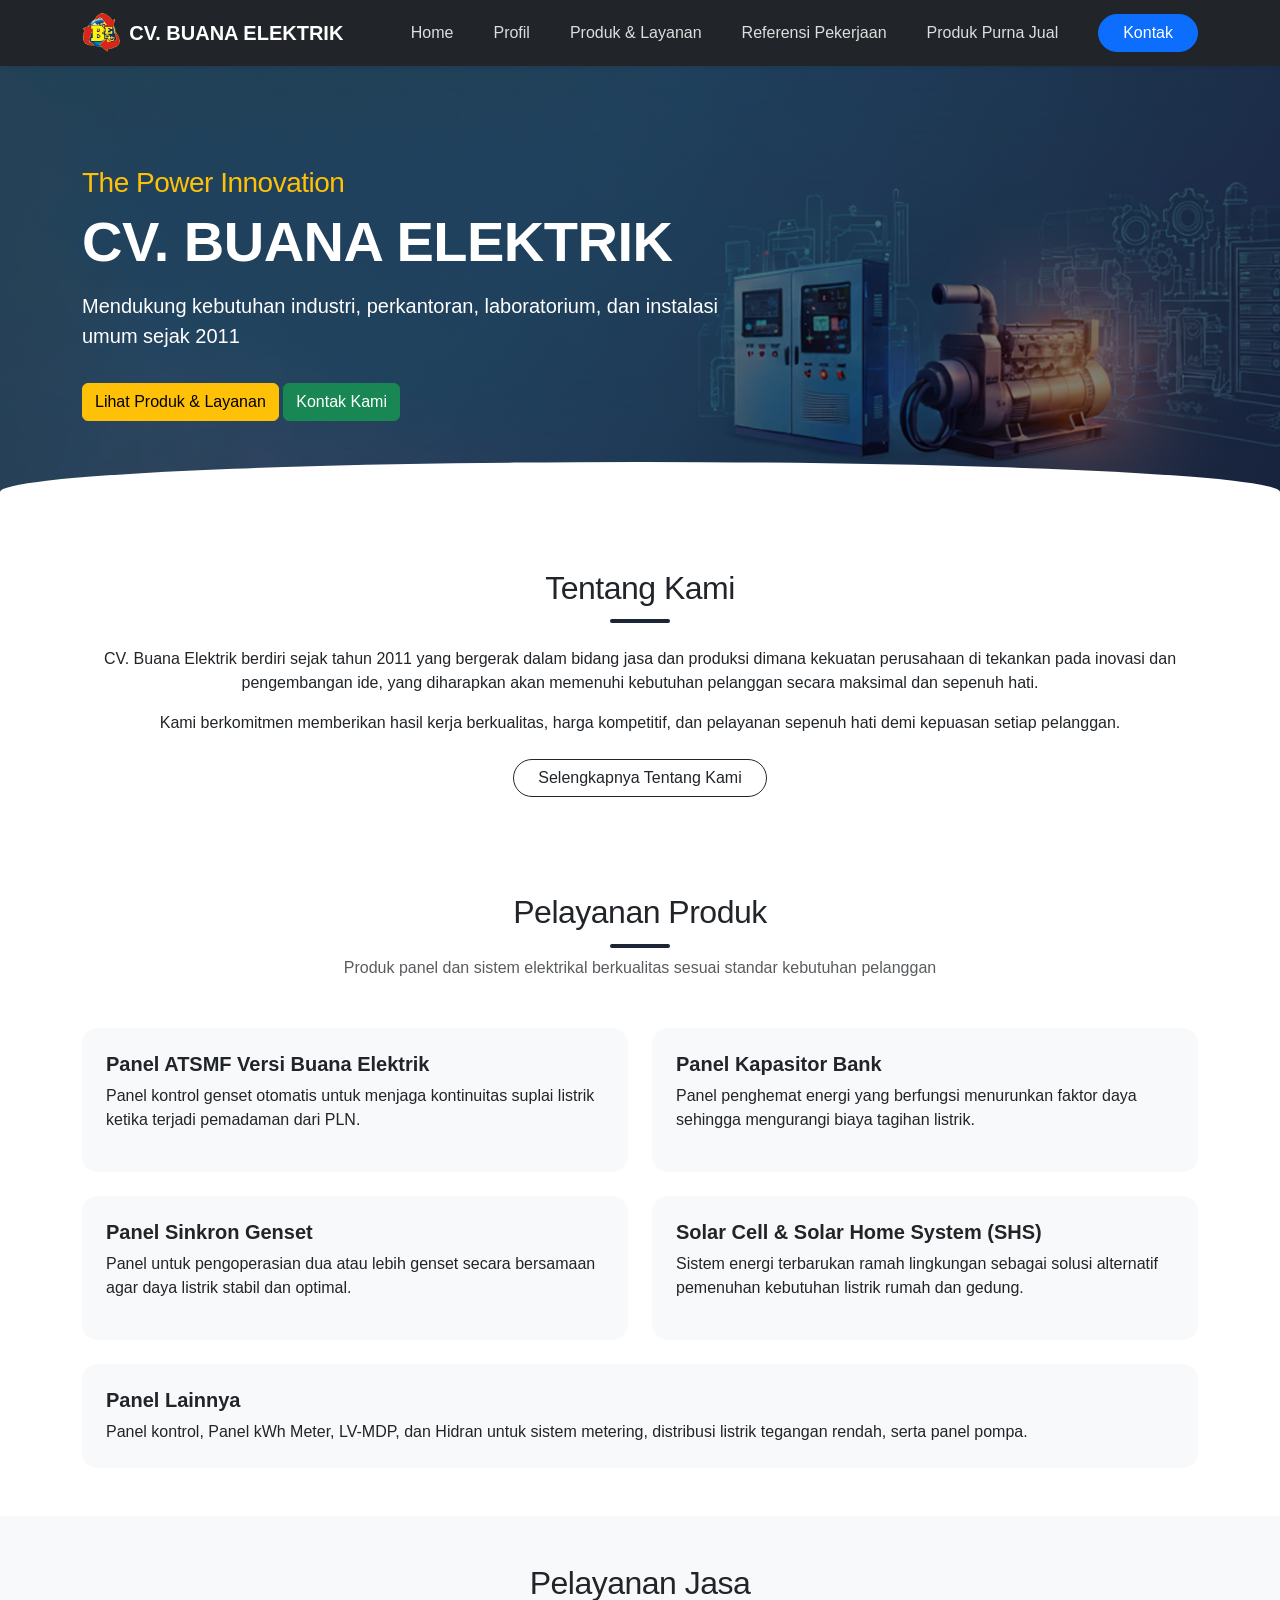
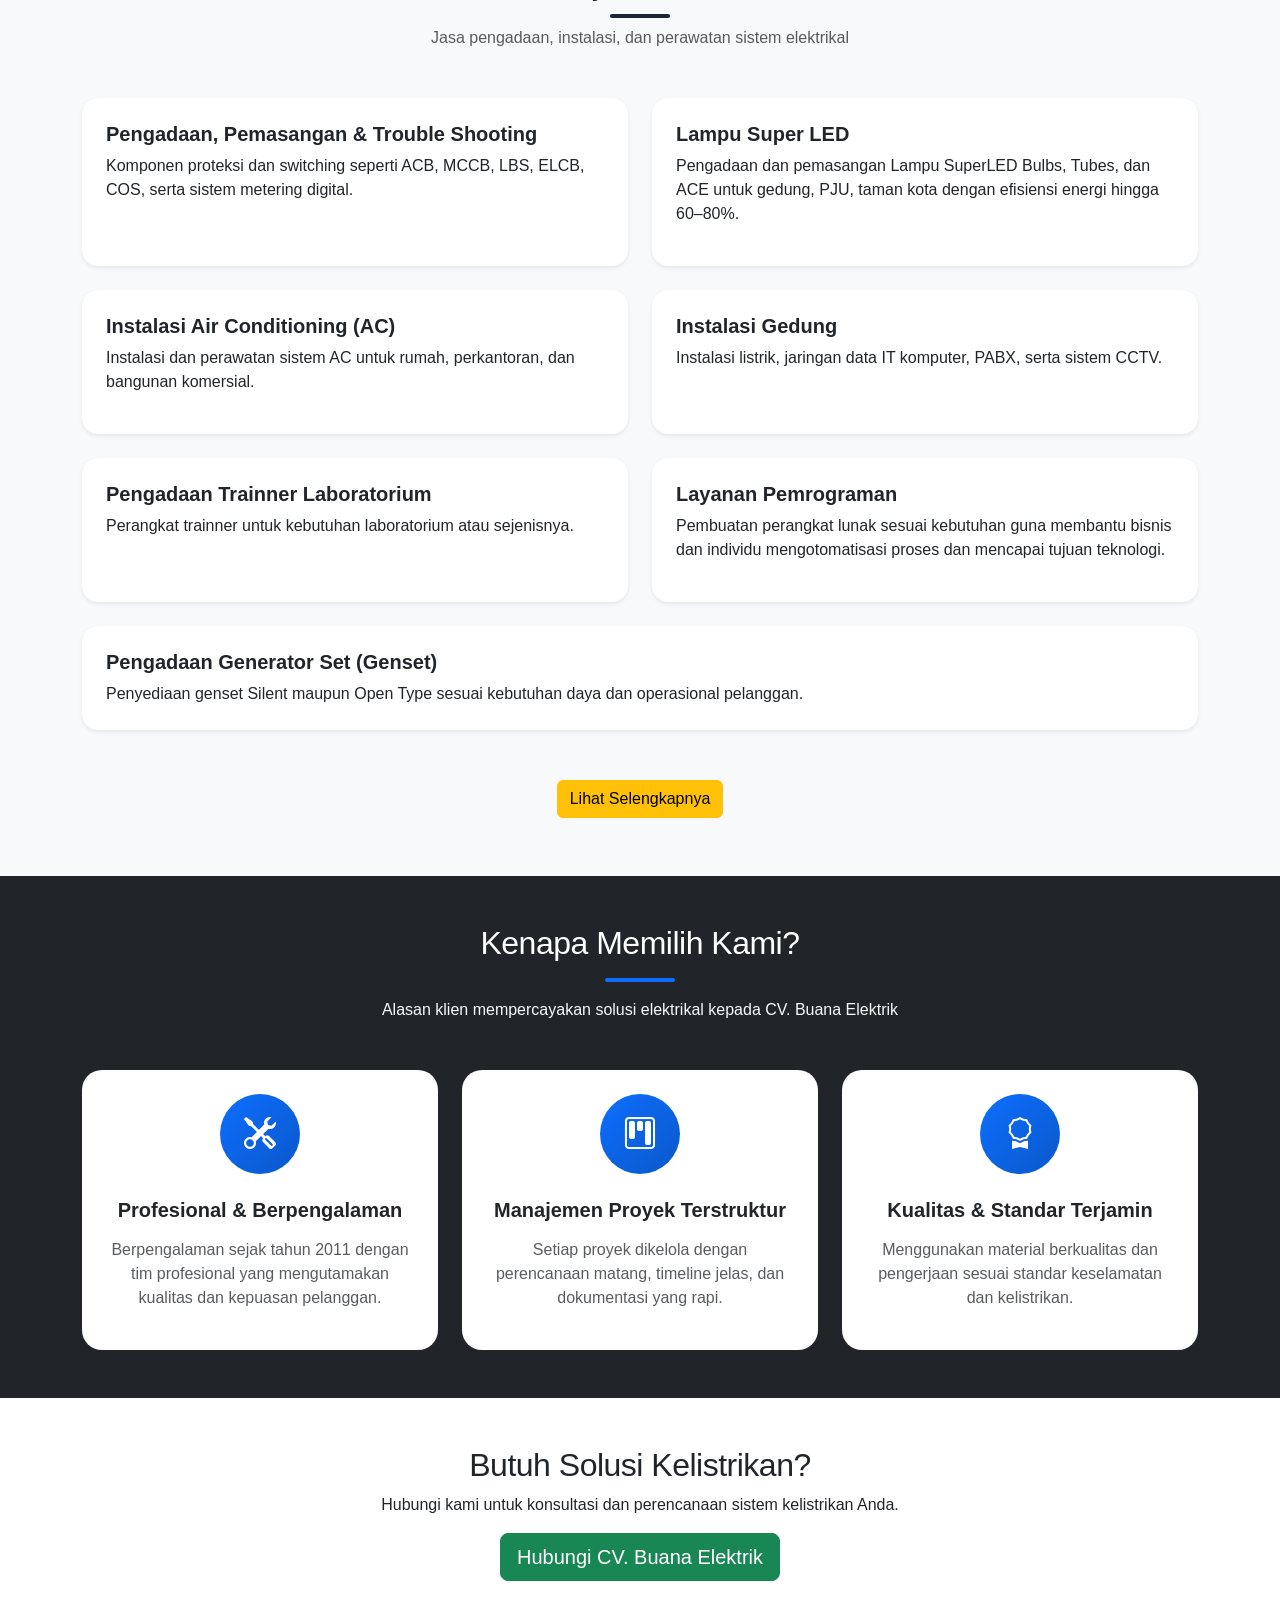
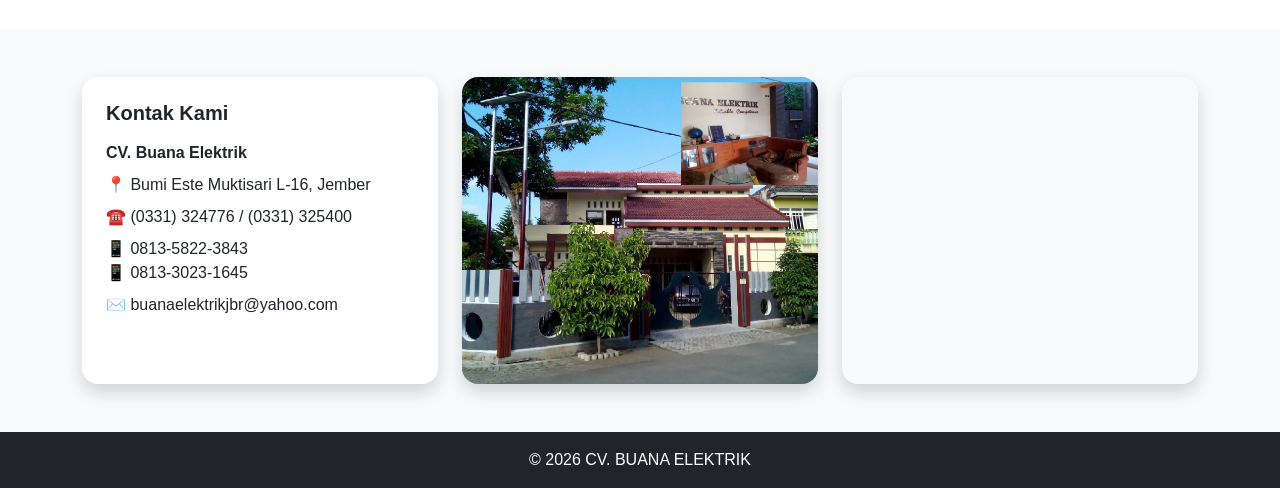
<file: index.html>
<!DOCTYPE html>
<html lang="id">
<head>
<meta charset="UTF-8">
<link rel="icon" type="image/png" href="img/logo.png">
<title>CV. Buana Elektrik</title>
<link href="https://cdn.jsdelivr.net/npm/bootstrap@5.3.3/dist/css/bootstrap.min.css" rel="stylesheet">
<script src="https://cdn.jsdelivr.net/npm/bootstrap@5.3.2/dist/js/bootstrap.bundle.min.js"></script>
<link href="https://cdn.jsdelivr.net/npm/bootstrap-icons/font/bootstrap-icons.css" rel="stylesheet">
<link rel="stylesheet" href="css/style.css">
</head>
<body>

<nav class="navbar navbar-expand-lg navbar-dark bg-dark shadow-sm sticky-top">
  <div class="container">

    <!-- BRAND -->
    <a class="navbar-brand d-flex align-items-center gap-2" href="index.html">
      <img src="img/logo.png" alt="Logo CV. Buana Elektrik" class="logo-navbar">
      <div class="d-flex flex-column lh-1">
        <span class="fw-bold">CV. BUANA ELEKTRIK</span>
      </div>
    </a>

    <!-- TOGGLER -->
    <button class="navbar-toggler border-0" type="button" data-bs-toggle="collapse" data-bs-target="#menu">
      <span class="navbar-toggler-icon"></span>
    </button>

    <!-- MENU -->
    <div class="collapse navbar-collapse" id="menu">
      <ul class="navbar-nav ms-auto align-items-lg-center gap-lg-2">

        <li class="nav-item">
          <a class="nav-link px-3" href="index.html">Home</a>
        </li>

        <li class="nav-item">
          <a class="nav-link px-3" href="profil.html">Profil</a>
        </li>

        <li class="nav-item">
          <a class="nav-link px-3" href="layanan.html">Produk & Layanan</a>
        </li>

        <li class="nav-item">
          <a class="nav-link px-3" href="referensi.html">Referensi Pekerjaan</a>
        </li>

        <li class="nav-item">
          <a class="nav-link px-3" href="produkpurna.html">Produk Purna Jual</a>
        </li>

        <!-- CTA -->
        <li class="nav-item ms-lg-3">
          <a class="btn btn-primary rounded-pill px-4" href="kontak.html">
            Kontak
          </a>
        </li>

      </ul>
    </div>

  </div>
</nav>





<!-- HERO -->
<section class="hero">
  <div class="container-lg">
    <div class="row align-items-center">
      <div class="col-md-7 text-white">
        
        <h3 class="text-warning">
          The Power Innovation
        </h3>

        <h1 class="display-4 fw-bold">
          CV. BUANA ELEKTRIK
        </h1>
        <p class="lead mt-3">
          Mendukung kebutuhan industri, perkantoran, laboratorium, dan instalasi umum sejak 2011
        </p>
        <!-- <p class="lead mt-3">
          Panel Control | GeneratorSet | Mechanical Electrical | IT Computer 
        </p> -->
        <a href="layanan.html" class="btn btn-warning  mt-3">
          Lihat Produk & Layanan
        </a>
        <a href="kontak.html" class="btn btn-success  mt-3">
          Kontak Kami
        </a>
      </div>
    </div>
  </div>
</section>



<section class=" py-5">
  <div class="container">
    <h2 class="text-center section-titleDark mb-4">Tentang Kami</h2>

    <p class="text-center">
      CV. Buana Elektrik berdiri sejak tahun 2011 yang bergerak dalam bidang jasa dan produksi dimana kekuatan perusahaan di tekankan pada inovasi dan pengembangan ide, yang diharapkan akan memenuhi kebutuhan pelanggan secara maksimal dan sepenuh hati.
    </p>

    <p class="text-center">
      Kami berkomitmen memberikan hasil kerja berkualitas,
      harga kompetitif, dan pelayanan sepenuh hati
      demi kepuasan setiap pelanggan.
    </p>
  </div>
  <div class="text-center mt-4">
    <a href="profil.html" class="btn btn-outline-dark rounded-pill px-4">
      Selengkapnya Tentang Kami
    </a>
  </div>
</section>



<section id="produk" class="py-5">
  <div class="container">

    <div class="text-center mb-5">
      <h2 class="section-titleDark">Pelayanan Produk</h2>
      <p class="text-muted">
        Produk panel dan sistem elektrikal berkualitas sesuai standar kebutuhan pelanggan
      </p>
    </div>

    <div class="row g-4">

      <div class="col-md-6">
        <div class="p-4 bg-light rounded-4 h-100">
          <h5 class="fw-bold">Panel ATSMF Versi Buana Elektrik</h5>
          <p>
            Panel kontrol genset otomatis untuk menjaga kontinuitas suplai listrik
            ketika terjadi pemadaman dari PLN.
          </p>
        </div>
      </div>

      <div class="col-md-6">
        <div class="p-4 bg-light rounded-4 h-100">
          <h5 class="fw-bold">Panel Kapasitor Bank</h5>
          <p>
            Panel penghemat energi yang berfungsi menurunkan faktor daya
            sehingga mengurangi biaya tagihan listrik.
          </p>
        </div>
      </div>

      <div class="col-md-6">
        <div class="p-4 bg-light rounded-4 h-100">
          <h5 class="fw-bold">Panel Sinkron Genset</h5>
          <p>
            Panel untuk pengoperasian dua atau lebih genset secara bersamaan
            agar daya listrik stabil dan optimal.
          </p>
        </div>
      </div>

      <div class="col-md-6">
        <div class="p-4 bg-light rounded-4 h-100">
          <h5 class="fw-bold">Solar Cell & Solar Home System (SHS)</h5>
          <p>
            Sistem energi terbarukan ramah lingkungan sebagai solusi
            alternatif pemenuhan kebutuhan listrik rumah dan gedung.
          </p>
        </div>
      </div>

      <div class="col-md-12">
        <div class="p-4 bg-light rounded-4">
          <h5 class="fw-bold">Panel Lainnya</h5>
          <p class="mb-0">
            Panel kontrol, Panel kWh Meter, LV-MDP, dan Hidran untuk sistem metering,
            distribusi listrik tegangan rendah, serta panel pompa.
          </p>
        </div>
      </div>

    </div>

  </div>
</section>

<section id="jasa" class="py-5 bg-light">
  <div class="container">

    <div class="text-center mb-5">
      <h2 class="section-titleDark">Pelayanan Jasa</h2>
      <p class="text-muted">
        Jasa pengadaan, instalasi, dan perawatan sistem elektrikal
      </p>
    </div>

    <div class="row g-4">

      <div class="col-md-6">
        <div class="p-4 bg-white rounded-4 shadow-sm h-100">
          <h5 class="fw-bold">Pengadaan, Pemasangan & Trouble Shooting</h5>
          <p>
            Komponen proteksi dan switching seperti ACB, MCCB, LBS,
            ELCB, COS, serta sistem metering digital.
          </p>
        </div>
      </div>

      <div class="col-md-6">
        <div class="p-4 bg-white rounded-4 shadow-sm h-100">
          <h5 class="fw-bold">Lampu Super LED</h5>
          <p>
            Pengadaan dan pemasangan Lampu SuperLED Bulbs, Tubes,
            dan ACE untuk gedung, PJU, taman kota dengan efisiensi
            energi hingga 60–80%.
          </p>
        </div>
      </div>

      <div class="col-md-6">
        <div class="p-4 bg-white rounded-4 shadow-sm h-100">
          <h5 class="fw-bold">Instalasi Air Conditioning (AC)</h5>
          <p>
            Instalasi dan perawatan sistem AC untuk rumah,
            perkantoran, dan bangunan komersial.
          </p>
        </div>
      </div>

      <div class="col-md-6">
        <div class="p-4 bg-white rounded-4 shadow-sm h-100">
          <h5 class="fw-bold">Instalasi Gedung</h5>
          <p>
            Instalasi listrik, jaringan data IT komputer,
            PABX, serta sistem CCTV.
          </p>
        </div>
      </div>

      <div class="col-md-6">
        <div class="p-4 bg-white rounded-4 shadow-sm h-100">
          <h5 class="fw-bold">Pengadaan Trainner Laboratorium</h5>
          <p>
            Perangkat trainner untuk kebutuhan laboratorium atau sejenisnya.
          </p>
        </div>
      </div>

      <div class="col-md-6">
        <div class="p-4 bg-white rounded-4 shadow-sm h-100">
          <h5 class="fw-bold">Layanan Pemrograman</h5>
          <p>
            Pembuatan perangkat lunak sesuai kebutuhan guna membantu bisnis dan individu mengotomatisasi proses dan mencapai tujuan teknologi.
          </p>
        </div>
      </div>

      <div class="col-md-12">
        <div class="p-4 bg-white rounded-4 shadow-sm">
          <h5 class="fw-bold">Pengadaan Generator Set (Genset)</h5>
          <p class="mb-0">
            Penyediaan genset Silent maupun Open Type sesuai kebutuhan
            daya dan operasional pelanggan.
          </p>
        </div>
      </div>

    </div>

  </div>
  <div style="text-align: center; margin-bottom: 10px; margin-top: 50px;">
    <a class="btn btn-warning" href="layanan.html" role="button">Lihat Selengkapnya</a>
</div>
</section>


<section id="why-us" class="py-5 bg-dark text-white">
  <div class="container">

    <!-- JUDUL -->
    <div class="text-center mb-5">
      <h2 class="text-white">Kenapa Memilih Kami?</h2>
      <div class="title-line bg-primary mx-auto mt-3"></div>
      <p class="text-light mt-3">
        Alasan klien mempercayakan solusi elektrikal kepada CV. Buana Elektrik
      </p>
    </div>

    <div class="row g-4">

      <!-- ITEM 1 -->
      <div class="col-md-4">
        <div class="card why-card h-100 text-center border-0 p-4">
          <div class="icon-box mx-auto mb-4">
            <i class="bi bi-tools"></i>
          </div>
          <h5 class="fw-bold">Profesional & Berpengalaman</h5>
          <p class="text-muted mt-2">
            Berpengalaman sejak tahun 2011 dengan tim profesional yang
            mengutamakan kualitas dan kepuasan pelanggan.
          </p>
        </div>
      </div>

      <!-- ITEM 2 -->
      <div class="col-md-4">
        <div class="card why-card h-100 text-center border-0 p-4">
          <div class="icon-box mx-auto mb-4">
            <i class="bi bi-kanban"></i>
          </div>
          <h5 class="fw-bold">Manajemen Proyek Terstruktur</h5>
          <p class="text-muted mt-2">
            Setiap proyek dikelola dengan perencanaan matang,
            timeline jelas, dan dokumentasi yang rapi.
          </p>
        </div>
      </div>

      <!-- ITEM 3 -->
      <div class="col-md-4">
        <div class="card why-card h-100 text-center border-0 p-4">
          <div class="icon-box mx-auto mb-4">
            <i class="bi bi-award"></i>
          </div>
          <h5 class="fw-bold">Kualitas & Standar Terjamin</h5>
          <p class="text-muted mt-2">
            Menggunakan material berkualitas dan pengerjaan
            sesuai standar keselamatan dan kelistrikan.
          </p>
        </div>
      </div>

    </div>
  </div>
</section>




<section class="py-5 text-center">
  <div class="container">
    <h2>Butuh Solusi Kelistrikan?</h2>
    <p>Hubungi kami untuk konsultasi dan perencanaan sistem kelistrikan Anda.</p>
    <a href="kontak.html" class="btn btn-success btn-lg">
      Hubungi CV. Buana Elektrik
    </a>
  </div>
</section>

<section id="lokasi" class="py-5 bg-light">
  <div class="container">

    <div class="row g-4 align-items-stretch">

      <!-- KONTAK (KIRI) -->
      <div class="col-lg-4">
        <div class="p-4 bg-white rounded-4 shadow h-100">
          <h5 class="fw-bold mb-3">Kontak Kami</h5>
          <p class="mb-2">
            <strong>CV. Buana Elektrik</strong>
          </p>
          <p class="mb-2">
            📍 Bumi Este Muktisari L-16, Jember
          </p>
          <p class="mb-2">
            ☎️ (0331) 324776 / (0331) 325400
          </p>
          <p class="mb-2">
            📱 0813-5822-3843<br>
            📱 0813-3023-1645
          </p>
          <p class="mb-2">
            ✉️ buanaelektrikjbr@yahoo.com
          </p>


        </div>
      </div>

      <!-- GAMBAR (TENGAH) -->
      <div class="col-lg-4">
        <div class="h-100 shadow rounded-4 overflow-hidden">
          <!-- GANTI DENGAN FOTO KANTOR / RUMAH -->
          <img src="img/kantor.jpg" 
               alt="Kantor CV Buana Elektrik" 
               class="img-fluid h-100 w-100"
               style="object-fit: cover;">
        </div>
      </div>

      <!-- GOOGLE MAP (KANAN) -->
      <div class="col-lg-4">
        <div class="h-100 shadow rounded-4 overflow-hidden">
          <!-- GOOGLE MAP EMBED -->
<iframe src="https://www.google.com/maps/embed?pb=!1m14!1m8!1m3!1d493.62313808051283!2d113.6997670203564!3d-8.204251254955823!3m2!1i1024!2i768!4f13.1!3m3!1m2!1s0x2dd6970047623bdb%3A0x7a8ae51daa864de0!2sPerumahan%20Muktisari%20Blok%20L%2015!5e0!3m2!1sid!2sid!4v1767460811931!5m2!1sid!2sid" width="400" height="300" style="border:0;" allowfullscreen="" loading="lazy" referrerpolicy="no-referrer-when-downgrade"></iframe>

        </div>
      </div>

    </div>

  </div>
</section>


<!-- <div style="text-align: center; margin-bottom: 10px;">
    <a class="btn btn-primary" href="#" role="button">Lihat Selengkapnya</a>
</div> -->



<footer class="text-center py-3 bg-dark">
  &copy; 2026 CV. BUANA ELEKTRIK
</footer>

</body>
</html>
</file>
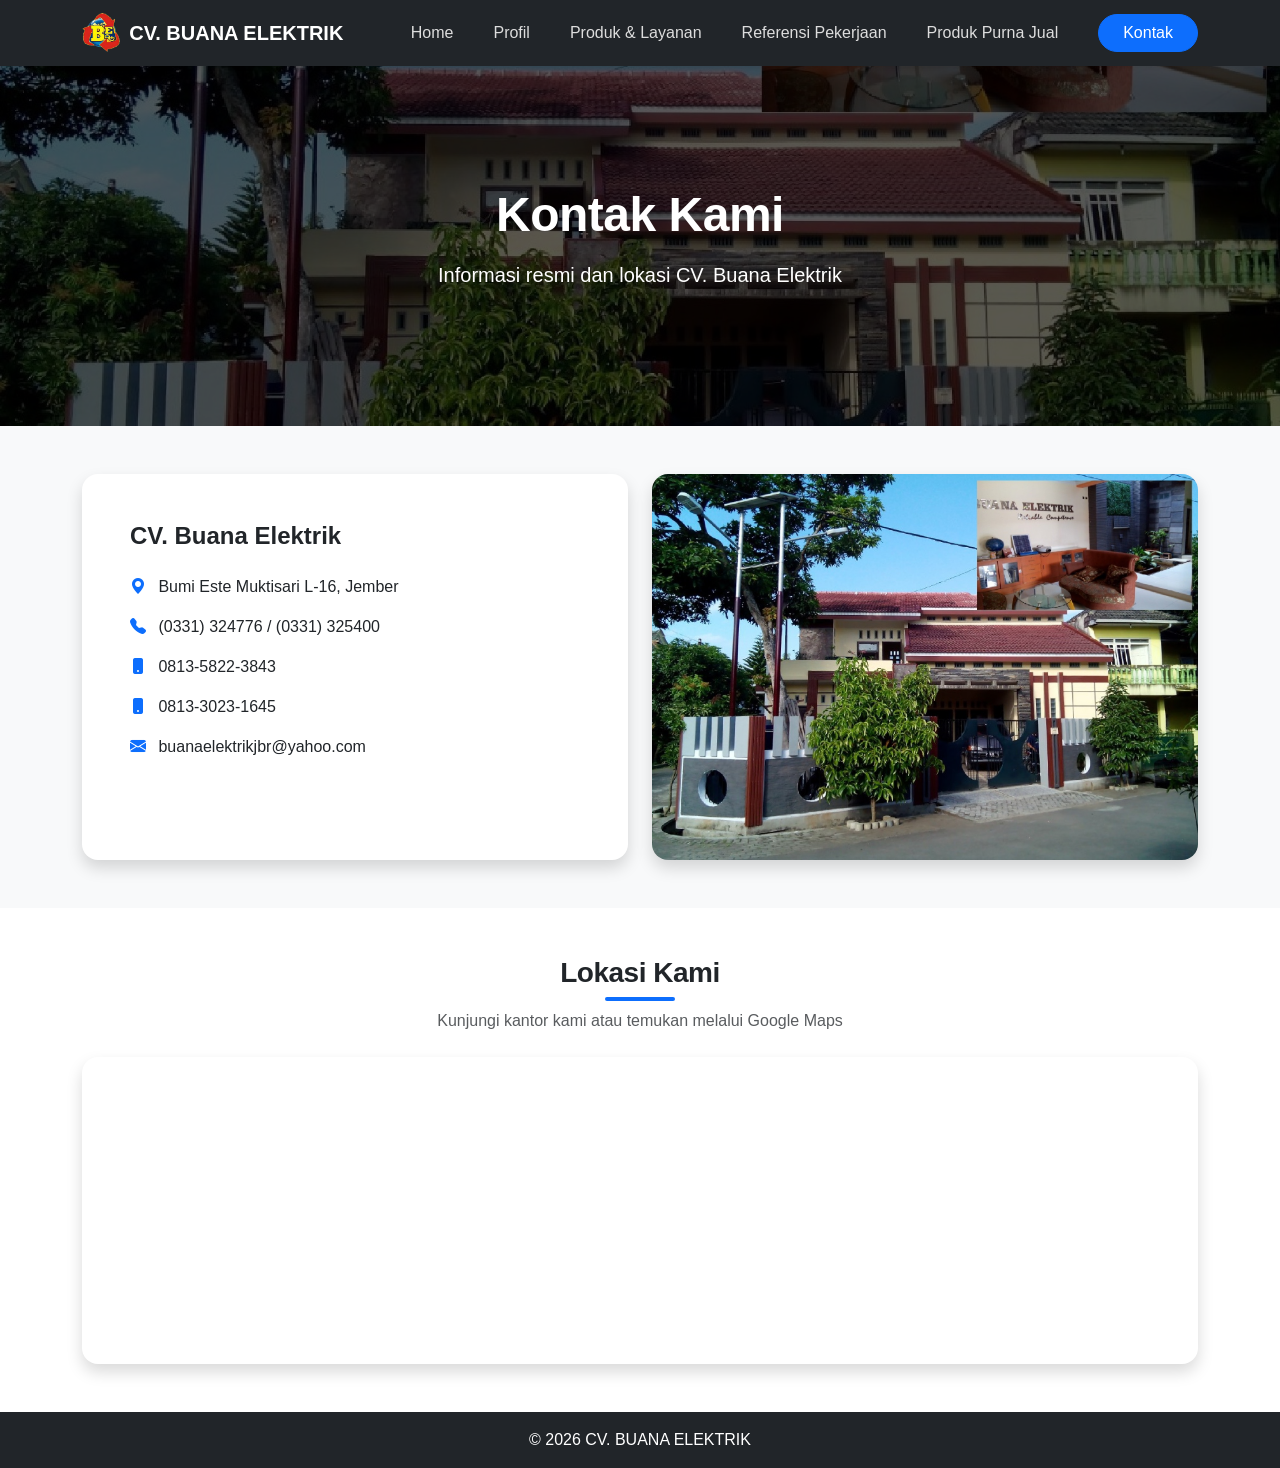
<file: kontak.html>
<!DOCTYPE html>
<html lang="id">
<head>
<meta charset="UTF-8">
<link rel="icon" type="image/png" href="img/logo.png">
<title>Kontak</title>
<link href="https://cdn.jsdelivr.net/npm/bootstrap@5.3.3/dist/css/bootstrap.min.css" rel="stylesheet">
<script src="https://cdn.jsdelivr.net/npm/bootstrap@5.3.2/dist/js/bootstrap.bundle.min.js"></script>
<link href="https://cdn.jsdelivr.net/npm/bootstrap-icons/font/bootstrap-icons.css" rel="stylesheet">
<link rel="stylesheet" href="css/style.css">
</head>
<body>

<nav class="navbar navbar-expand-lg navbar-dark bg-dark shadow-sm sticky-top">
  <div class="container">

    <!-- BRAND -->
    <a class="navbar-brand d-flex align-items-center gap-2" href="index.html">
      <img src="img/logo.png" alt="Logo CV. Buana Elektrik" class="logo-navbar">
      <div class="d-flex flex-column lh-1">
        <span class="fw-bold">CV. BUANA ELEKTRIK</span>
      </div>
    </a>

    <!-- TOGGLER -->
    <button class="navbar-toggler border-0" type="button" data-bs-toggle="collapse" data-bs-target="#menu">
      <span class="navbar-toggler-icon"></span>
    </button>

    <!-- MENU -->
    <div class="collapse navbar-collapse" id="menu">
      <ul class="navbar-nav ms-auto align-items-lg-center gap-lg-2">

        <li class="nav-item">
          <a class="nav-link px-3" href="index.html">Home</a>
        </li>

        <li class="nav-item">
          <a class="nav-link px-3" href="profil.html">Profil</a>
        </li>

        <li class="nav-item">
          <a class="nav-link px-3" href="layanan.html">Produk & Layanan</a>
        </li>

        <li class="nav-item">
          <a class="nav-link px-3" href="referensi.html">Referensi Pekerjaan</a>
        </li>

        <li class="nav-item">
          <a class="nav-link px-3" href="produkpurna.html">Produk Purna Jual</a>
        </li>

        <!-- CTA -->
        <li class="nav-item ms-lg-3">
          <a class="btn btn-primary rounded-pill px-4" href="kontak.html">
            Kontak
          </a>
        </li>

      </ul>
    </div>

  </div>
</nav>


<!-- ===== HERO KONTAK ===== -->
<section class="contact-hero">
  <div class="overlay"></div>
  <div class="container position-relative text-white text-center">
    <h1 class="fw-bold display-5">Kontak Kami</h1>
    <p class="lead mt-3">
      Informasi resmi dan lokasi CV. Buana Elektrik
    </p>
  </div>
</section>

<!-- ===== KONTAK & FOTO ===== -->
<section class="py-5 bg-light">
  <div class="container">

    <div class="row g-4 align-items-stretch">

      <!-- KONTAK -->
      <div class="col-lg-6">
        <div class="bg-white h-100 p-4 p-lg-5 rounded-4 shadow">

          <h4 class="fw-bold mb-4">CV. Buana Elektrik</h4>

          <p class="mb-3">
            <i class="bi bi-geo-alt-fill text-primary me-2"></i>
            Bumi Este Muktisari L-16, Jember
          </p>

          <p class="mb-3">
            <i class="bi bi-telephone-fill text-primary me-2"></i>
            (0331) 324776 / (0331) 325400
          </p>

          <p class="mb-3">
            <i class="bi bi-phone-fill text-primary me-2"></i>
            0813-5822-3843
          </p>

          <p class="mb-3">
            <i class="bi bi-phone-fill text-primary me-2"></i>
            0813-3023-1645
          </p>

          <p class="mb-0">
            <i class="bi bi-envelope-fill text-primary me-2"></i>
            buanaelektrikjbr@yahoo.com
          </p>

        </div>
      </div>

      <!-- FOTO KANTOR -->
      <div class="col-lg-6">
        <div class="h-100 rounded-4 overflow-hidden shadow">
          <img src="img/kantor.jpg"
               alt="Kantor CV Buana Elektrik"
               class="img-fluid w-100 h-100"
               style="object-fit: cover;">
        </div>
      </div>

    </div>

  </div>
</section>

<!-- ===== GOOGLE MAP ===== -->
<section class="py-5">
  <div class="container">

    <div class="text-center mb-4">
      <h3 class="fw-bold">Lokasi Kami</h3>
      <div class="title-line mx-auto"></div>
      <p class="text-muted mt-2">
        Kunjungi kantor kami atau temukan melalui Google Maps
      </p>
    </div>

    <div class="rounded-4 overflow-hidden shadow">
<iframe src="https://www.google.com/maps/embed?pb=!1m14!1m8!1m3!1d493.62313808051283!2d113.6997670203564!3d-8.204251254955823!3m2!1i1024!2i768!4f13.1!3m3!1m2!1s0x2dd6970047623bdb%3A0x7a8ae51daa864de0!2sPerumahan%20Muktisari%20Blok%20L%2015!5e0!3m2!1sid!2sid!4v1767460811931!5m2!1sid!2sid" width="100%" height="300" style="border:0;" allowfullscreen="" loading="lazy" referrerpolicy="no-referrer-when-downgrade"></iframe>

    </div>

  </div>
</section>



<footer class="text-center py-3 bg-dark">
  &copy; 2026 CV. BUANA ELEKTRIK
</footer>

</body>
</html>
</file>
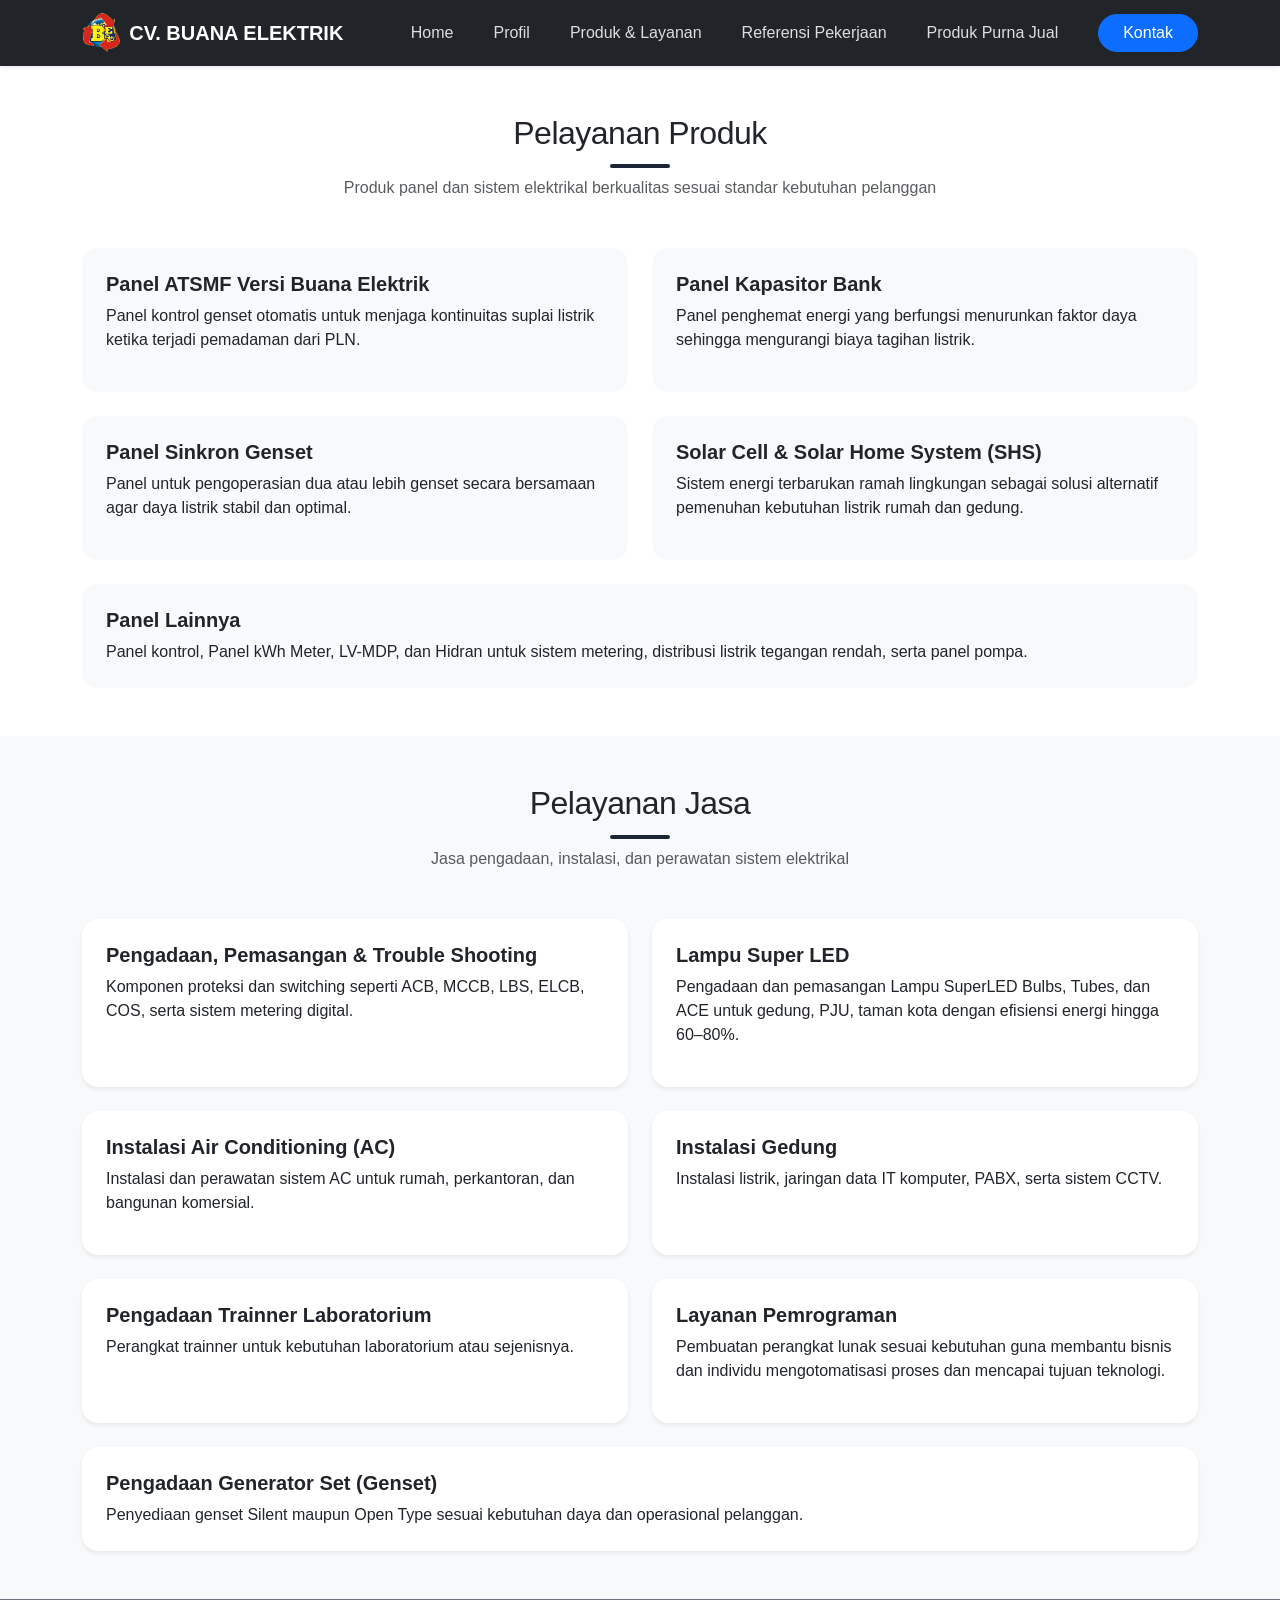
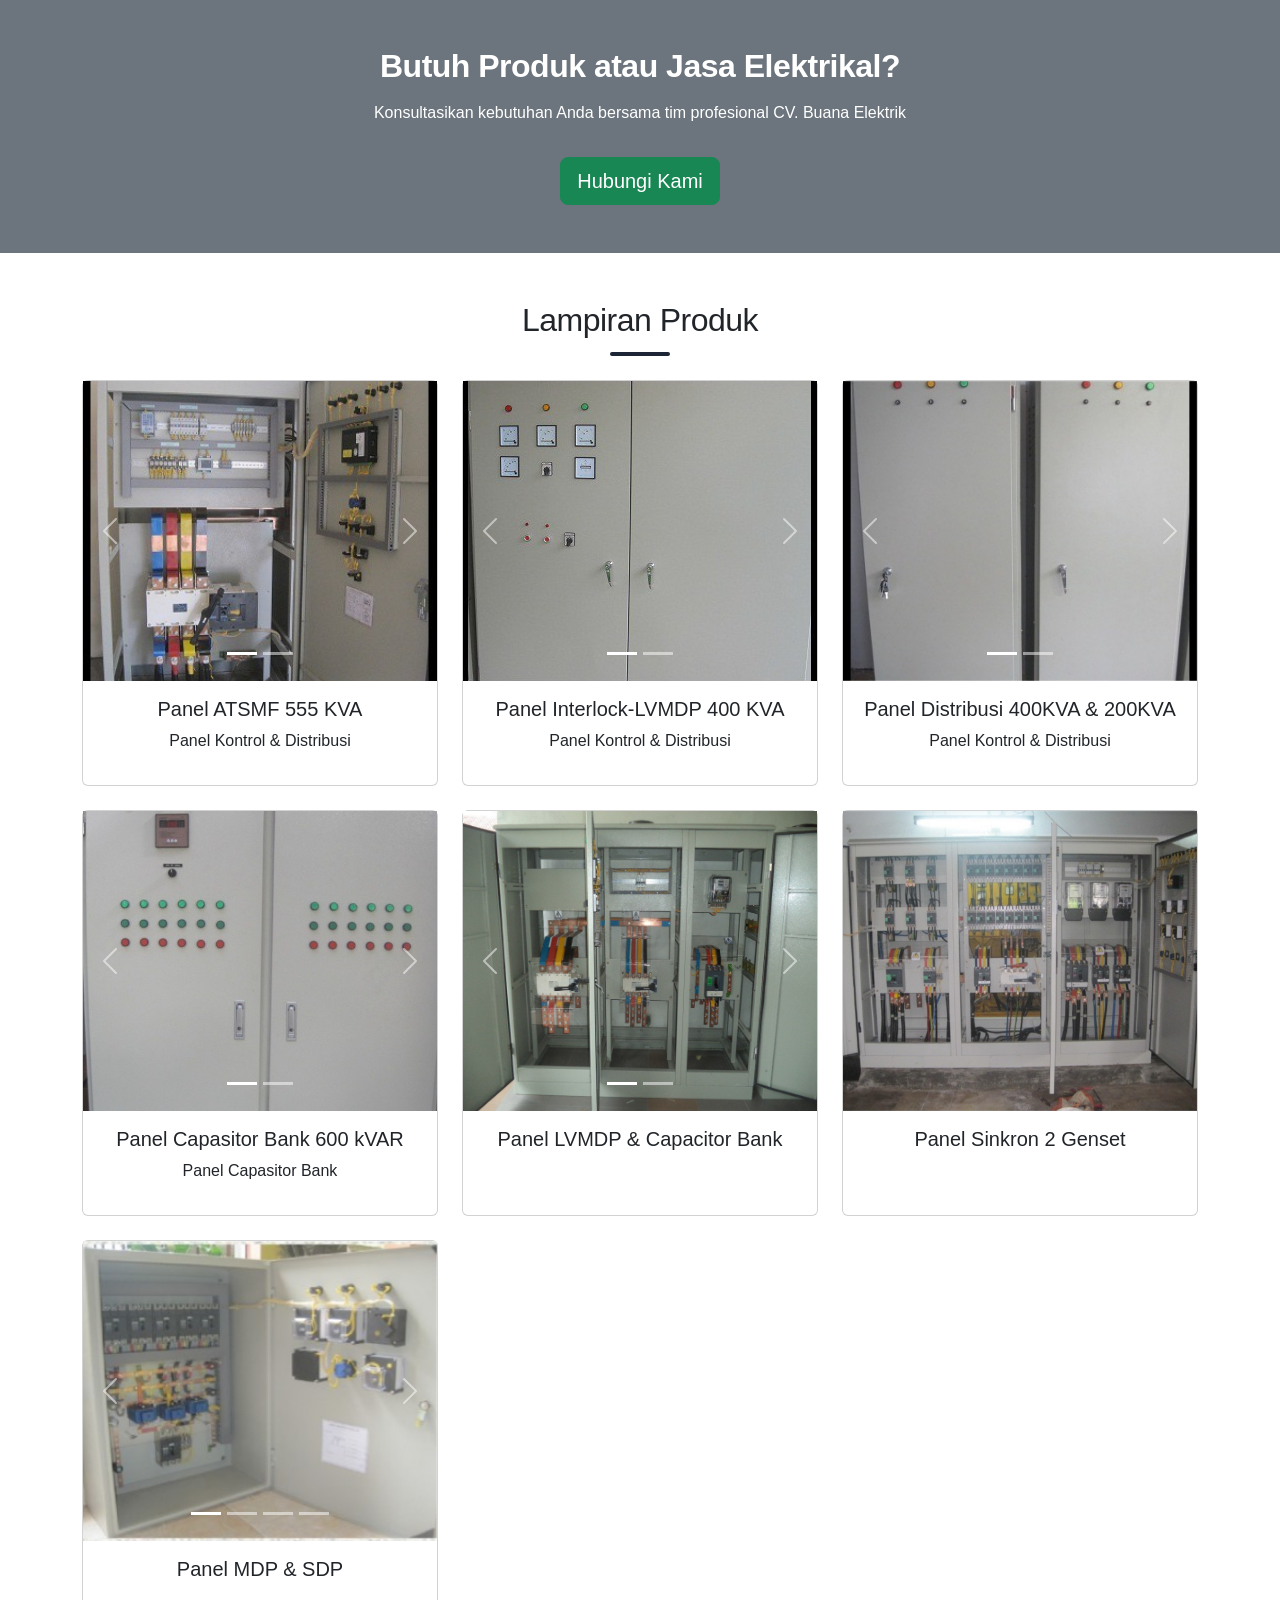
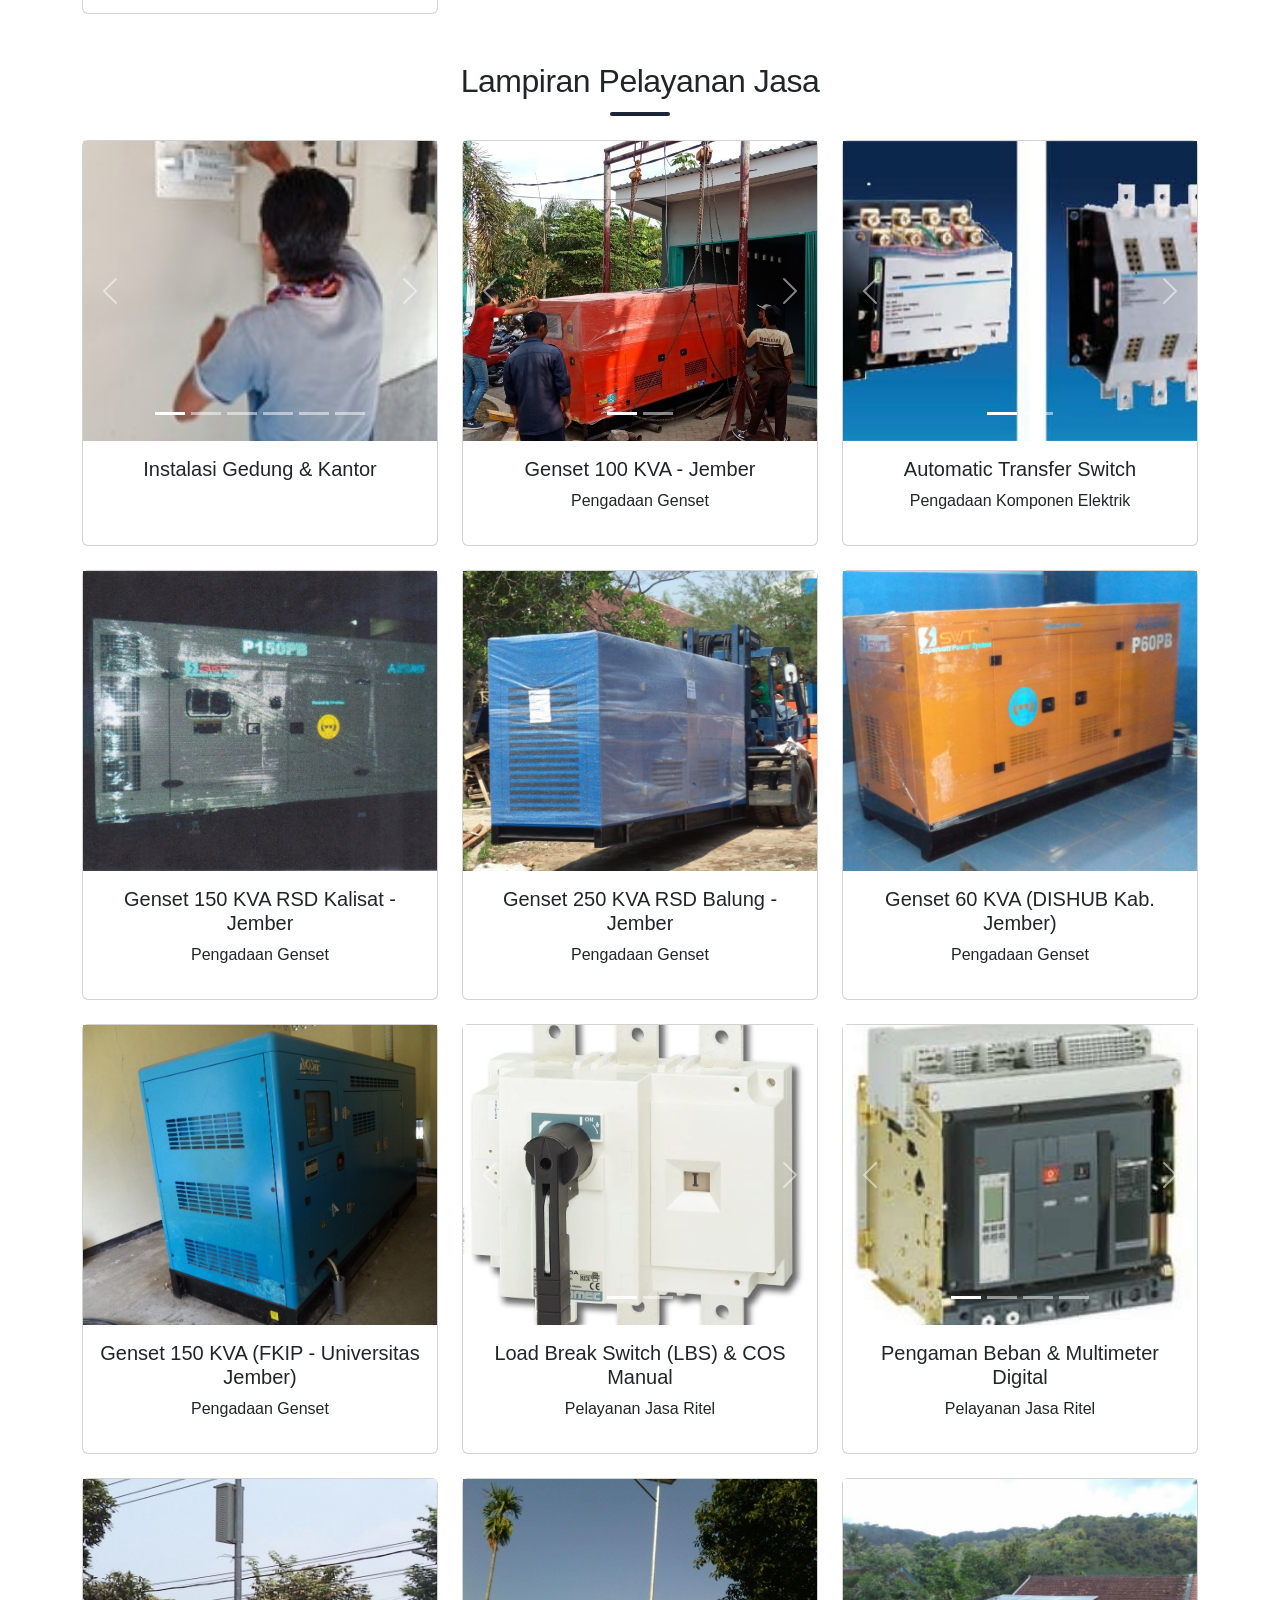
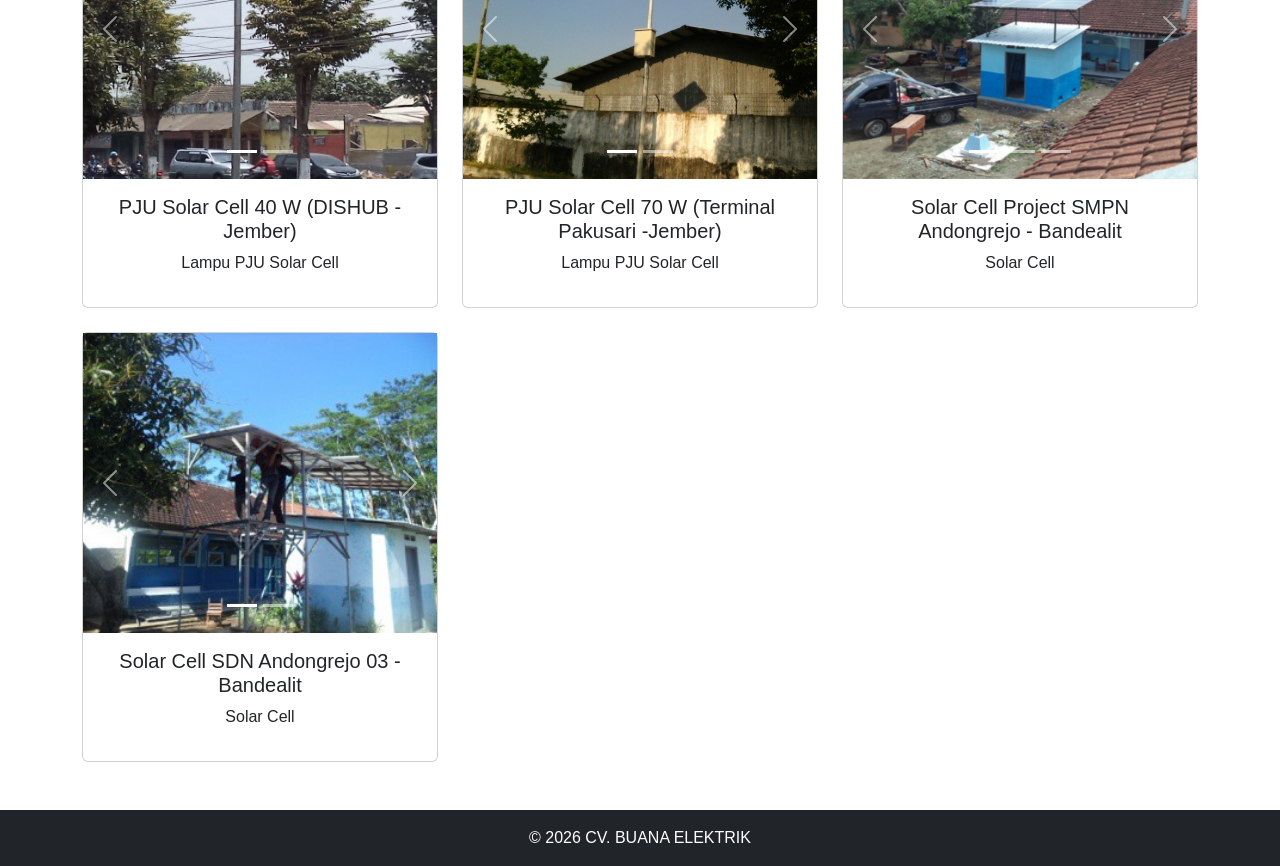
<file: layanan.html>
<!DOCTYPE html>
<html lang="id">
<head>
<meta charset="UTF-8">
<link rel="icon" type="image/png" href="img/logo.png">

<title>Produk & Layanan</title>

<!-- BOOTSTRAP -->
<link href="https://cdn.jsdelivr.net/npm/bootstrap@5.3.3/dist/css/bootstrap.min.css" rel="stylesheet">
<link href="https://cdn.jsdelivr.net/npm/bootstrap-icons/font/bootstrap-icons.css" rel="stylesheet">
<link rel="stylesheet" href="css/style.css">
</head>
<body>

<!-- NAVBAR -->
<nav class="navbar navbar-expand-lg navbar-dark bg-dark shadow-sm sticky-top">
  <div class="container">

    <!-- BRAND -->
    <a class="navbar-brand d-flex align-items-center gap-2" href="index.html">
      <img src="img/logo.png" alt="Logo CV. Buana Elektrik" class="logo-navbar">
      <div class="d-flex flex-column lh-1">
        <span class="fw-bold">CV. BUANA ELEKTRIK</span>
      </div>
    </a>

    <!-- TOGGLER -->
    <button class="navbar-toggler border-0" type="button" data-bs-toggle="collapse" data-bs-target="#menu">
      <span class="navbar-toggler-icon"></span>
    </button>

    <!-- MENU -->
    <div class="collapse navbar-collapse" id="menu">
      <ul class="navbar-nav ms-auto align-items-lg-center gap-lg-2">

        <li class="nav-item">
          <a class="nav-link px-3" href="index.html">Home</a>
        </li>

        <li class="nav-item">
          <a class="nav-link px-3" href="profil.html">Profil</a>
        </li>

        <li class="nav-item">
          <a class="nav-link px-3" href="layanan.html">Produk & Layanan</a>
        </li>

        <li class="nav-item">
          <a class="nav-link px-3" href="referensi.html">Referensi Pekerjaan</a>
        </li>

        <li class="nav-item">
          <a class="nav-link px-3" href="produkpurna.html">Produk Purna Jual</a>
        </li>

        <!-- CTA -->
        <li class="nav-item ms-lg-3">
          <a class="btn btn-primary rounded-pill px-4" href="kontak.html">
            Kontak
          </a>
        </li>

      </ul>
    </div>

  </div>
</nav>



<section id="produk" class="py-5">
  <div class="container">

    <div class="text-center mb-5">
      <h2 class="section-titleDark">Pelayanan Produk</h2>
      <p class="text-muted">
        Produk panel dan sistem elektrikal berkualitas sesuai standar kebutuhan pelanggan
      </p>
    </div>

    <div class="row g-4">

      <div class="col-md-6">
        <div class="p-4 bg-light rounded-4 h-100">
          <h5 class="fw-bold">Panel ATSMF Versi Buana Elektrik</h5>
          <p>
            Panel kontrol genset otomatis untuk menjaga kontinuitas suplai listrik
            ketika terjadi pemadaman dari PLN.
          </p>
        </div>
      </div>

      <div class="col-md-6">
        <div class="p-4 bg-light rounded-4 h-100">
          <h5 class="fw-bold">Panel Kapasitor Bank</h5>
          <p>
            Panel penghemat energi yang berfungsi menurunkan faktor daya
            sehingga mengurangi biaya tagihan listrik.
          </p>
        </div>
      </div>

      <div class="col-md-6">
        <div class="p-4 bg-light rounded-4 h-100">
          <h5 class="fw-bold">Panel Sinkron Genset</h5>
          <p>
            Panel untuk pengoperasian dua atau lebih genset secara bersamaan
            agar daya listrik stabil dan optimal.
          </p>
        </div>
      </div>

      <div class="col-md-6">
        <div class="p-4 bg-light rounded-4 h-100">
          <h5 class="fw-bold">Solar Cell & Solar Home System (SHS)</h5>
          <p>
            Sistem energi terbarukan ramah lingkungan sebagai solusi
            alternatif pemenuhan kebutuhan listrik rumah dan gedung.
          </p>
        </div>
      </div>

      <div class="col-md-12">
        <div class="p-4 bg-light rounded-4">
          <h5 class="fw-bold">Panel Lainnya</h5>
          <p class="mb-0">
            Panel kontrol, Panel kWh Meter, LV-MDP, dan Hidran untuk sistem metering,
            distribusi listrik tegangan rendah, serta panel pompa.
          </p>
        </div>
      </div>

    </div>

  </div>
</section>

<section id="jasa" class="py-5 bg-light">
  <div class="container">

    <div class="text-center mb-5">
      <h2 class="section-titleDark">Pelayanan Jasa</h2>
      <p class="text-muted">
        Jasa pengadaan, instalasi, dan perawatan sistem elektrikal
      </p>
    </div>

    <div class="row g-4">

      <div class="col-md-6">
        <div class="p-4 bg-white rounded-4 shadow-sm h-100">
          <h5 class="fw-bold">Pengadaan, Pemasangan & Trouble Shooting</h5>
          <p>
            Komponen proteksi dan switching seperti ACB, MCCB, LBS,
            ELCB, COS, serta sistem metering digital.
          </p>
        </div>
      </div>

      <div class="col-md-6">
        <div class="p-4 bg-white rounded-4 shadow-sm h-100">
          <h5 class="fw-bold">Lampu Super LED</h5>
          <p>
            Pengadaan dan pemasangan Lampu SuperLED Bulbs, Tubes,
            dan ACE untuk gedung, PJU, taman kota dengan efisiensi
            energi hingga 60–80%.
          </p>
        </div>
      </div>

      <div class="col-md-6">
        <div class="p-4 bg-white rounded-4 shadow-sm h-100">
          <h5 class="fw-bold">Instalasi Air Conditioning (AC)</h5>
          <p>
            Instalasi dan perawatan sistem AC untuk rumah,
            perkantoran, dan bangunan komersial.
          </p>
        </div>
      </div>

      <div class="col-md-6">
        <div class="p-4 bg-white rounded-4 shadow-sm h-100">
          <h5 class="fw-bold">Instalasi Gedung</h5>
          <p>
            Instalasi listrik, jaringan data IT komputer,
            PABX, serta sistem CCTV.
          </p>
        </div>
      </div>

      <div class="col-md-6">
        <div class="p-4 bg-white rounded-4 shadow-sm h-100">
          <h5 class="fw-bold">Pengadaan Trainner Laboratorium</h5>
          <p>
            Perangkat trainner untuk kebutuhan laboratorium atau sejenisnya.
          </p>
        </div>
      </div>

      <div class="col-md-6">
        <div class="p-4 bg-white rounded-4 shadow-sm h-100">
          <h5 class="fw-bold">Layanan Pemrograman</h5>
          <p>
            Pembuatan perangkat lunak sesuai kebutuhan guna membantu bisnis dan individu mengotomatisasi proses dan mencapai tujuan teknologi.
          </p>
        </div>
      </div>

      <div class="col-md-12">
        <div class="p-4 bg-white rounded-4 shadow-sm">
          <h5 class="fw-bold">Pengadaan Generator Set (Genset)</h5>
          <p class="mb-0">
            Penyediaan genset Silent maupun Open Type sesuai kebutuhan
            daya dan operasional pelanggan.
          </p>
        </div>
      </div>

    </div>


</section>

<section class="py-5 text-center bg-secondary text-white">
  <div class="container">
    <h2 class="fw-bold">Butuh Produk atau Jasa Elektrikal?</h2>
    <p class="mt-3">
      Konsultasikan kebutuhan Anda bersama tim profesional CV. Buana Elektrik
    </p>
    <a href="kontak.html" class="btn btn-success btn-lg mt-3">
      Hubungi Kami
    </a>
  </div>
</section>


<!-- CONTENT -->
<div class="container my-5">
    <h2 class="text-center mb-4 section-titleDark">Lampiran Produk</h2>

<div class="row row-cols-1 row-cols-md-3 g-4">

<!-- PRODUK 1 -->
<div class="col">
  <div class="card h-100">

    <div id="carouselProduk1" class="carousel slide" data-bs-ride="carousel">
      
      <div class="carousel-indicators">
        <button type="button" data-bs-target="#carouselProduk1" data-bs-slide-to="0" class="active"></button>
        <button type="button" data-bs-target="#carouselProduk1" data-bs-slide-to="1"></button>
      </div>

      <div class="carousel-inner">
        <div class="carousel-item active">
          <img src="img/produk/1.jpg" class="d-block w-100" alt="Panel ATSMF">
        </div>
        <div class="carousel-item">
          <img src="img/produk/2.jpg" class="d-block w-100" alt="Panel ATSMF">
        </div>
      </div>

      <button class="carousel-control-prev" type="button" data-bs-target="#carouselProduk1" data-bs-slide="prev">
        <span class="carousel-control-prev-icon"></span>
      </button>

      <button class="carousel-control-next" type="button" data-bs-target="#carouselProduk1" data-bs-slide="next">
        <span class="carousel-control-next-icon"></span>
      </button>

    </div>

    <div class="card-body text-center">
      <h5 class="card-title">Panel ATSMF 555 KVA</h5>
      <p>Panel Kontrol & Distribusi</p>
    </div>

  </div>
</div>


<!-- PRODUK 2 -->
<div class="col">
  <div class="card h-100">

    <div id="carouselProduk2" class="carousel slide" data-bs-ride="carousel">
      
      <div class="carousel-indicators">
        <button type="button" data-bs-target="#carouselProduk2" data-bs-slide-to="0" class="active"></button>
        <button type="button" data-bs-target="#carouselProduk2" data-bs-slide-to="1"></button>
      </div>

      <div class="carousel-inner">
        <div class="carousel-item active">
          <img src="img/produk/3.jpg" class="d-block w-100" alt="Panel Interlock-LVMDP 400 KVA">
        </div>
        <div class="carousel-item">
          <img src="img/produk/4.jpg" class="d-block w-100" alt="Panel Interlock-LVMDP 400 KVA">
        </div>
      </div>

      <button class="carousel-control-prev" type="button" data-bs-target="#carouselProduk2" data-bs-slide="prev">
        <span class="carousel-control-prev-icon"></span>
      </button>

      <button class="carousel-control-next" type="button" data-bs-target="#carouselProduk2" data-bs-slide="next">
        <span class="carousel-control-next-icon"></span>
      </button>

    </div>

    <div class="card-body text-center">
      <h5 class="card-title">Panel Interlock-LVMDP 400 KVA</h5>
      <p>Panel Kontrol & Distribusi</p>
    </div>

  </div>
</div>


<!-- PRODUK 3 -->
<div class="col">
  <div class="card h-100">

    <div id="carouselProduk3" class="carousel slide" data-bs-ride="carousel">
      
      <div class="carousel-indicators">
        <button type="button" data-bs-target="#carouselProduk3" data-bs-slide-to="0" class="active"></button>
        <button type="button" data-bs-target="#carouselProduk3" data-bs-slide-to="1"></button>
      </div>

      <div class="carousel-inner">
        <div class="carousel-item active">
          <img src="img/produk/5.jpg" class="d-block w-100" alt="Panel Distribusi 400KVA & 200KVA">
        </div>
        <div class="carousel-item">
          <img src="img/produk/6.jpg" class="d-block w-100" alt="Panel Distribusi 400KVA & 200KVA">
        </div>
      </div>

      <button class="carousel-control-prev" type="button" data-bs-target="#carouselProduk3" data-bs-slide="prev">
        <span class="carousel-control-prev-icon"></span>
      </button>

      <button class="carousel-control-next" type="button" data-bs-target="#carouselProduk3" data-bs-slide="next">
        <span class="carousel-control-next-icon"></span>
      </button>

    </div>

    <div class="card-body text-center">
      <h5 class="card-title">Panel Distribusi 400KVA & 200KVA</h5>
      <p>Panel Kontrol & Distribusi</p>
    </div>

  </div>
</div>

<!-- PRODUK 4 -->
<div class="col">
  <div class="card h-100">

    <div id="carouselProduk4" class="carousel slide" data-bs-ride="carousel">
      
      <div class="carousel-indicators">
        <button type="button" data-bs-target="#carouselProduk4" data-bs-slide-to="0" class="active"></button>
        <button type="button" data-bs-target="#carouselProduk4" data-bs-slide-to="1"></button>
      </div>

      <div class="carousel-inner">
        <div class="carousel-item active">
          <img src="img/produk/7.jpg" class="d-block w-100" alt="Panel Capasitor Bank 600 kVAR">
        </div>
        <div class="carousel-item">
          <img src="img/produk/8.jpg" class="d-block w-100" alt="Panel Capasitor Bank 600 kVAR">
        </div>
      </div>

      <button class="carousel-control-prev" type="button" data-bs-target="#carouselProduk4" data-bs-slide="prev">
        <span class="carousel-control-prev-icon"></span>
      </button>

      <button class="carousel-control-next" type="button" data-bs-target="#carouselProduk4" data-bs-slide="next">
        <span class="carousel-control-next-icon"></span>
      </button>

    </div>

    <div class="card-body text-center">
      <h5 class="card-title">Panel Capasitor Bank 600 kVAR</h5>
      <p>Panel Capasitor Bank</p>
    </div>

  </div>
</div>

<!-- PRODUK 5 -->
<div class="col">
  <div class="card h-100">

    <div id="carouselProduk5" class="carousel slide" data-bs-ride="carousel">
      
      <div class="carousel-indicators">
        <button type="button" data-bs-target="#carouselProduk5" data-bs-slide-to="0" class="active"></button>
        <button type="button" data-bs-target="#carouselProduk5" data-bs-slide-to="1"></button>
      </div>

      <div class="carousel-inner">
        <div class="carousel-item active">
          <img src="img/produk/9.jpg" class="d-block w-100" alt="Panel Capasitor Bank 600 kVAR">
        </div>
        <div class="carousel-item">
          <img src="img/produk/10.jpg" class="d-block w-100" alt="Panel Capasitor Bank 600 kVAR">
        </div>
      </div>

      <button class="carousel-control-prev" type="button" data-bs-target="#carouselProduk5" data-bs-slide="prev">
        <span class="carousel-control-prev-icon"></span>
      </button>

      <button class="carousel-control-next" type="button" data-bs-target="#carouselProduk5" data-bs-slide="next">
        <span class="carousel-control-next-icon"></span>
      </button>

    </div>

    <div class="card-body text-center">
      <h5 class="card-title">Panel LVMDP & Capacitor Bank</h5>
      <p></p>
    </div>

  </div>
</div>

<!-- PRODUK 6 -->
<div class="col">
  <div class="card h-100">


        <div class="carousel-item active">
          <img src="img/produk/11.jpg" class="d-block w-100" alt="Panel Sinkron 2 Genset">
        </div>


    <div class="card-body text-center">
      <h5 class="card-title">Panel Sinkron 2 Genset</h5>
      <p></p>
    </div>

  </div>
</div>

<!-- PRODUK 7 -->
<div class="col">
  <div class="card h-100">

    <div id="carouselProduk7" class="carousel slide" data-bs-ride="carousel">
      
      <div class="carousel-indicators">
        <button type="button" data-bs-target="#carouselProduk7" data-bs-slide-to="0" class="active"></button>
        <button type="button" data-bs-target="#carouselProduk7" data-bs-slide-to="1"></button>
        <button type="button" data-bs-target="#carouselProduk7" data-bs-slide-to="2"></button>
        <button type="button" data-bs-target="#carouselProduk7" data-bs-slide-to="3"></button>
      </div>

      <div class="carousel-inner">
        <div class="carousel-item active">
          <img src="img/produk/12.jpg" class="d-block w-100" alt="Panel MDP & SDP">
        </div>
        <div class="carousel-item">
          <img src="img/produk/13.jpg" class="d-block w-100" alt="Panel MDP & SDP">
        </div>
                <div class="carousel-item">
          <img src="img/produk/14.jpg" class="d-block w-100" alt="Panel MDP & SDP">
        </div>
                <div class="carousel-item">
          <img src="img/produk/15.jpg" class="d-block w-100" alt="Panel MDP & SDP">
        </div>
      </div>

      <button class="carousel-control-prev" type="button" data-bs-target="#carouselProduk7" data-bs-slide="prev">
        <span class="carousel-control-prev-icon"></span>
      </button>

      <button class="carousel-control-next" type="button" data-bs-target="#carouselProduk7" data-bs-slide="next">
        <span class="carousel-control-next-icon"></span>
      </button>

    </div>

    <div class="card-body text-center">
      <h5 class="card-title">Panel MDP & SDP</h5>
      <p></p>
    </div>

  </div>
</div>




</div>

</div>

<!-- CONTENT JASA -->
<div class="container my-5">
    <h2 class="text-center mb-4 section-titleDark">Lampiran Pelayanan Jasa</h2>

<div class="row row-cols-1 row-cols-md-3 g-4">

<!-- PRODUK 1 -->
<div class="col">
  <div class="card h-100">

    <div id="carouselJasa1" class="carousel slide" data-bs-ride="carousel">
      
      <div class="carousel-indicators">
        <button type="button" data-bs-target="#carouselJasa1" data-bs-slide-to="0" class="active"></button>
        <button type="button" data-bs-target="#carouselJasa1" data-bs-slide-to="1"></button>
        <button type="button" data-bs-target="#carouselJasa1" data-bs-slide-to="2"></button>
        <button type="button" data-bs-target="#carouselJasa1" data-bs-slide-to="3"></button>
        <button type="button" data-bs-target="#carouselJasa1" data-bs-slide-to="4"></button>
        <button type="button" data-bs-target="#carouselJasa1" data-bs-slide-to="5"></button>
      </div>

      <div class="carousel-inner">
        <div class="carousel-item active">
          <img src="img/layanan/16.jpg" class="d-block w-100" alt="instalasi">
        </div>
        <div class="carousel-item">
          <img src="img/layanan/17.jpg" class="d-block w-100" alt="instalasi">
        </div>
        <div class="carousel-item">
          <img src="img/layanan/18.jpg" class="d-block w-100" alt="instalasi">
        </div>
        <div class="carousel-item">
          <img src="img/layanan/19.jpg" class="d-block w-100" alt="instalasi">
        </div>
        <div class="carousel-item">
          <img src="img/layanan/20.jpg" class="d-block w-100" alt="instalasi">
        </div>
        <div class="carousel-item">
          <img src="img/layanan/21.jpg" class="d-block w-100" alt="instalasi">
        </div>
      </div>

      <button class="carousel-control-prev" type="button" data-bs-target="#carouselJasa1" data-bs-slide="prev">
        <span class="carousel-control-prev-icon"></span>
      </button>

      <button class="carousel-control-next" type="button" data-bs-target="#carouselJasa1" data-bs-slide="next">
        <span class="carousel-control-next-icon"></span>
      </button>

    </div>

    <div class="card-body text-center">
      <h5 class="card-title">Instalasi Gedung & Kantor</h5>

    </div>

  </div>
</div>


<!-- PRODUK 2 -->
<div class="col">
  <div class="card h-100">

    <div id="carouselJasa2" class="carousel slide" data-bs-ride="carousel">
      
      <div class="carousel-indicators">
        <button type="button" data-bs-target="#carouselJasa2" data-bs-slide-to="0" class="active"></button>
        <button type="button" data-bs-target="#carouselJasa2" data-bs-slide-to="1"></button>
      </div>

      <div class="carousel-inner">
        <div class="carousel-item active">
          <img src="img/layanan/22.jpg" class="d-block w-100" alt="Genset 100KVA">
        </div>
        <div class="carousel-item">
          <img src="img/layanan/23.jpg" class="d-block w-100" alt="Genset 100KVA">
        </div>
      </div>

      <button class="carousel-control-prev" type="button" data-bs-target="#carouselJasa2" data-bs-slide="prev">
        <span class="carousel-control-prev-icon"></span>
      </button>

      <button class="carousel-control-next" type="button" data-bs-target="#carouselJasa2" data-bs-slide="next">
        <span class="carousel-control-next-icon"></span>
      </button>

    </div>

    <div class="card-body text-center">
      <h5 class="card-title">Genset 100 KVA - Jember</h5>
      <p>Pengadaan Genset</p>
    </div>

  </div>
</div>


<!-- PRODUK 3 -->
<div class="col">
  <div class="card h-100">

    <div id="carouselJasa3" class="carousel slide" data-bs-ride="carousel">
      
      <div class="carousel-indicators">
        <button type="button" data-bs-target="#carouselJasa3" data-bs-slide-to="0" class="active"></button>
        <button type="button" data-bs-target="#carouselJasa3" data-bs-slide-to="1"></button>
      </div>

      <div class="carousel-inner">
        <div class="carousel-item active">
          <img src="img/layanan/24.jpg" class="d-block w-100" alt="komponen elektrik">
        </div>
        <div class="carousel-item">
          <img src="img/layanan/25.jpg" class="d-block w-100" alt="komponen elektrik">
        </div>
      </div>

      <button class="carousel-control-prev" type="button" data-bs-target="#carouselJasa3" data-bs-slide="prev">
        <span class="carousel-control-prev-icon"></span>
      </button>

      <button class="carousel-control-next" type="button" data-bs-target="#carouselJasa3" data-bs-slide="next">
        <span class="carousel-control-next-icon"></span>
      </button>

    </div>

    <div class="card-body text-center">
      <h5 class="card-title">Automatic Transfer Switch</h5>
      <p>Pengadaan Komponen Elektrik</p>
    </div>

  </div>
</div>

<!-- PRODUK 4 -->
<div class="col">
  <div class="card h-100">


    <img src="img/layanan/26.jpg" class="d-block w-100" alt="Panel Capasitor Bank 600 kVAR">
    <div class="card-body text-center">
      <h5 class="card-title">Genset 150 KVA RSD Kalisat - Jember</h5>
      <p>Pengadaan Genset</p>
    </div>

  </div>
</div>

<!-- PRODUK 5 -->
<div class="col">
  <div class="card h-100">


    <img src="img/layanan/27.jpg" class="d-block w-100" alt="Panel Capasitor Bank 600 kVAR">
    <div class="card-body text-center">
      <h5 class="card-title">Genset 250 KVA RSD Balung - Jember</h5>
      <p>Pengadaan Genset</p>
    </div>

  </div>
</div>

<!-- PRODUK 6 -->
<div class="col">
  <div class="card h-100">


    <img src="img/layanan/28.jpg" class="d-block w-100" alt="Panel Capasitor Bank 600 kVAR">
    <div class="card-body text-center">
      <h5 class="card-title">Genset 60 KVA (DISHUB Kab. Jember)</h5>
      <p>Pengadaan Genset</p>
    </div>

  </div>
</div>

<!-- PRODUK 7 -->
<div class="col">
  <div class="card h-100">


    <img src="img/layanan/29.jpg" class="d-block w-100" alt="Panel Capasitor Bank 600 kVAR">
    <div class="card-body text-center">
      <h5 class="card-title">Genset 150 KVA (FKIP - Universitas Jember)</h5>
      <p>Pengadaan Genset</p>
    </div>

  </div>
</div>

<!-- PRODUK 8 -->
<div class="col">
  <div class="card h-100">

    <div id="carouselJasa8" class="carousel slide" data-bs-ride="carousel">
      
      <div class="carousel-indicators">
        <button type="button" data-bs-target="#carouselJasa8" data-bs-slide-to="0" class="active"></button>
        <button type="button" data-bs-target="#carouselJasa8" data-bs-slide-to="1"></button>
      </div>

      <div class="carousel-inner">
        <div class="carousel-item active">
          <img src="img/layanan/30.jpg" class="d-block w-100" alt="LBS & COS Manual">
        </div>
        <div class="carousel-item">
          <img src="img/layanan/31.jpg" class="d-block w-100" alt="LBS & COS Manual">
        </div>
      </div>

      <button class="carousel-control-prev" type="button" data-bs-target="#carouselJasa8" data-bs-slide="prev">
        <span class="carousel-control-prev-icon"></span>
      </button>

      <button class="carousel-control-next" type="button" data-bs-target="#carouselJasa8" data-bs-slide="next">
        <span class="carousel-control-next-icon"></span>
      </button>

    </div>

    <div class="card-body text-center">
      <h5 class="card-title">Load Break Switch (LBS) & COS Manual</h5>
      <p>Pelayanan Jasa Ritel</p>
    </div>

  </div>
</div>


<!-- PRODUK 9 -->
<div class="col">
  <div class="card h-100">

    <div id="carouselJasa9" class="carousel slide" data-bs-ride="carousel">
      
      <div class="carousel-indicators">
        <button type="button" data-bs-target="#carouselJasa9" data-bs-slide-to="0" class="active"></button>
        <button type="button" data-bs-target="#carouselJasa9" data-bs-slide-to="1"></button>
        <button type="button" data-bs-target="#carouselJasa9" data-bs-slide-to="2"></button>
        <button type="button" data-bs-target="#carouselJasa9" data-bs-slide-to="3"></button>
      </div>

      <div class="carousel-inner">
        <div class="carousel-item active">
          <img src="img/layanan/32.jpg" class="d-block w-100" alt="Pengaman Beban">
        </div>
        <div class="carousel-item">
          <img src="img/layanan/33.jpg" class="d-block w-100" alt="Pengaman Beban">
        </div>
                <div class="carousel-item">
          <img src="img/layanan/34.jpg" class="d-block w-100" alt="Multimeter digital">
        </div>
                <div class="carousel-item">
          <img src="img/layanan/35.jpg" class="d-block w-100" alt="Pengaman Beban">
        </div>
      </div>

      <button class="carousel-control-prev" type="button" data-bs-target="#carouselJasa9" data-bs-slide="prev">
        <span class="carousel-control-prev-icon"></span>
      </button>

      <button class="carousel-control-next" type="button" data-bs-target="#carouselJasa9" data-bs-slide="next">
        <span class="carousel-control-next-icon"></span>
      </button>

    </div>

    <div class="card-body text-center">
      <h5 class="card-title">Pengaman Beban & Multimeter Digital</h5>
      <p>Pelayanan Jasa Ritel</p>
    </div>

  </div>
</div>

<!-- PRODUK 10 -->
<div class="col">
  <div class="card h-100">

    <div id="carouselJasa10" class="carousel slide" data-bs-ride="carousel">
      
      <div class="carousel-indicators">
        <button type="button" data-bs-target="#carouselJasa10" data-bs-slide-to="0" class="active"></button>
        <button type="button" data-bs-target="#carouselJasa10" data-bs-slide-to="1"></button>
      </div>

      <div class="carousel-inner">
        <div class="carousel-item active">
          <img src="img/layanan/36.jpg" class="d-block w-100" alt="PJU Solar Cell">
        </div>
        <div class="carousel-item">
          <img src="img/layanan/37.jpg" class="d-block w-100" alt="PJU Solar Cell">
        </div>
      </div>

      <button class="carousel-control-prev" type="button" data-bs-target="#carouselJasa10" data-bs-slide="prev">
        <span class="carousel-control-prev-icon"></span>
      </button>

      <button class="carousel-control-next" type="button" data-bs-target="#carouselJasa10" data-bs-slide="next">
        <span class="carousel-control-next-icon"></span>
      </button>

    </div>

    <div class="card-body text-center">
      <h5 class="card-title">PJU Solar Cell 40 W (DISHUB -Jember)</h5>
      <p>Lampu PJU Solar Cell</p>
    </div>

  </div>
</div>

<!-- PRODUK 11 -->
<div class="col">
  <div class="card h-100">

    <div id="carouselJasa11" class="carousel slide" data-bs-ride="carousel">
      
      <div class="carousel-indicators">
        <button type="button" data-bs-target="#carouselJasa11" data-bs-slide-to="0" class="active"></button>
        <button type="button" data-bs-target="#carouselJasa11" data-bs-slide-to="1"></button>
      </div>

      <div class="carousel-inner">
        <div class="carousel-item active">
          <img src="img/layanan/38.jpg" class="d-block w-100" alt="PJU Solar Cell">
        </div>
        <div class="carousel-item">
          <img src="img/layanan/39.jpg" class="d-block w-100" alt="PJU Solar Cell">
        </div>
      </div>

      <button class="carousel-control-prev" type="button" data-bs-target="#carouselJasa11" data-bs-slide="prev">
        <span class="carousel-control-prev-icon"></span>
      </button>

      <button class="carousel-control-next" type="button" data-bs-target="#carouselJasa11" data-bs-slide="next">
        <span class="carousel-control-next-icon"></span>
      </button>

    </div>

    <div class="card-body text-center">
      <h5 class="card-title">PJU Solar Cell 70 W (Terminal Pakusari -Jember)</h5>
      <p>Lampu PJU Solar Cell</p>
    </div>

  </div>
</div>

<!-- PRODUK 12 -->
<div class="col">
  <div class="card h-100">

    <div id="carouselJasa12" class="carousel slide" data-bs-ride="carousel">
      
      <div class="carousel-indicators">
        <button type="button" data-bs-target="#carouselJasa12" data-bs-slide-to="0" class="active"></button>
        <button type="button" data-bs-target="#carouselJasa12" data-bs-slide-to="1"></button>
        <button type="button" data-bs-target="#carouselJasa12" data-bs-slide-to="2"></button>
      </div>

      <div class="carousel-inner">
        <div class="carousel-item active">
          <img src="img/layanan/40.jpg" class="d-block w-100" alt="Solar Cell">
        </div>
        <div class="carousel-item">
          <img src="img/layanan/41.jpg" class="d-block w-100" alt="Solar Cell">
        </div>
        <div class="carousel-item">
          <img src="img/layanan/42.jpg" class="d-block w-100" alt="Solar Cell">
        </div>
      </div>

      <button class="carousel-control-prev" type="button" data-bs-target="#carouselJasa12" data-bs-slide="prev">
        <span class="carousel-control-prev-icon"></span>
      </button>

      <button class="carousel-control-next" type="button" data-bs-target="#carouselJasa12" data-bs-slide="next">
        <span class="carousel-control-next-icon"></span>
      </button>

    </div>

    <div class="card-body text-center">
      <h5 class="card-title">Solar Cell Project SMPN Andongrejo - Bandealit</h5>
      <p>Solar Cell</p>
    </div>

  </div>
</div>

<!-- PRODUK 13 -->
<div class="col">
  <div class="card h-100">

    <div id="carouselJasa13" class="carousel slide" data-bs-ride="carousel">
      
      <div class="carousel-indicators">
        <button type="button" data-bs-target="#carouselJasa13" data-bs-slide-to="0" class="active"></button>
        <button type="button" data-bs-target="#carouselJasa13" data-bs-slide-to="1"></button>
      </div>

      <div class="carousel-inner">
        <div class="carousel-item active">
          <img src="img/layanan/43.jpg" class="d-block w-100" alt="Solar Cell">
        </div>
        <div class="carousel-item">
          <img src="img/layanan/44.jpg" class="d-block w-100" alt="Solar Cell">
        </div>
      </div>

      <button class="carousel-control-prev" type="button" data-bs-target="#carouselJasa13" data-bs-slide="prev">
        <span class="carousel-control-prev-icon"></span>
      </button>

      <button class="carousel-control-next" type="button" data-bs-target="#carouselJasa13" data-bs-slide="next">
        <span class="carousel-control-next-icon"></span>
      </button>

    </div>

    <div class="card-body text-center">
      <h5 class="card-title">Solar Cell SDN Andongrejo 03 - Bandealit</h5>
      <p>Solar Cell</p>
    </div>

  </div>
</div>


</div>

</div>

<!-- FOOTER -->
<footer class="text-center py-3 bg-dark text-white">
    &copy; 2026 CV. BUANA ELEKTRIK
</footer>

<!-- BOOTSTRAP JS -->
<script src="https://cdn.jsdelivr.net/npm/bootstrap@5.3.3/dist/js/bootstrap.bundle.min.js"></script>

</body>
</html>
</file>
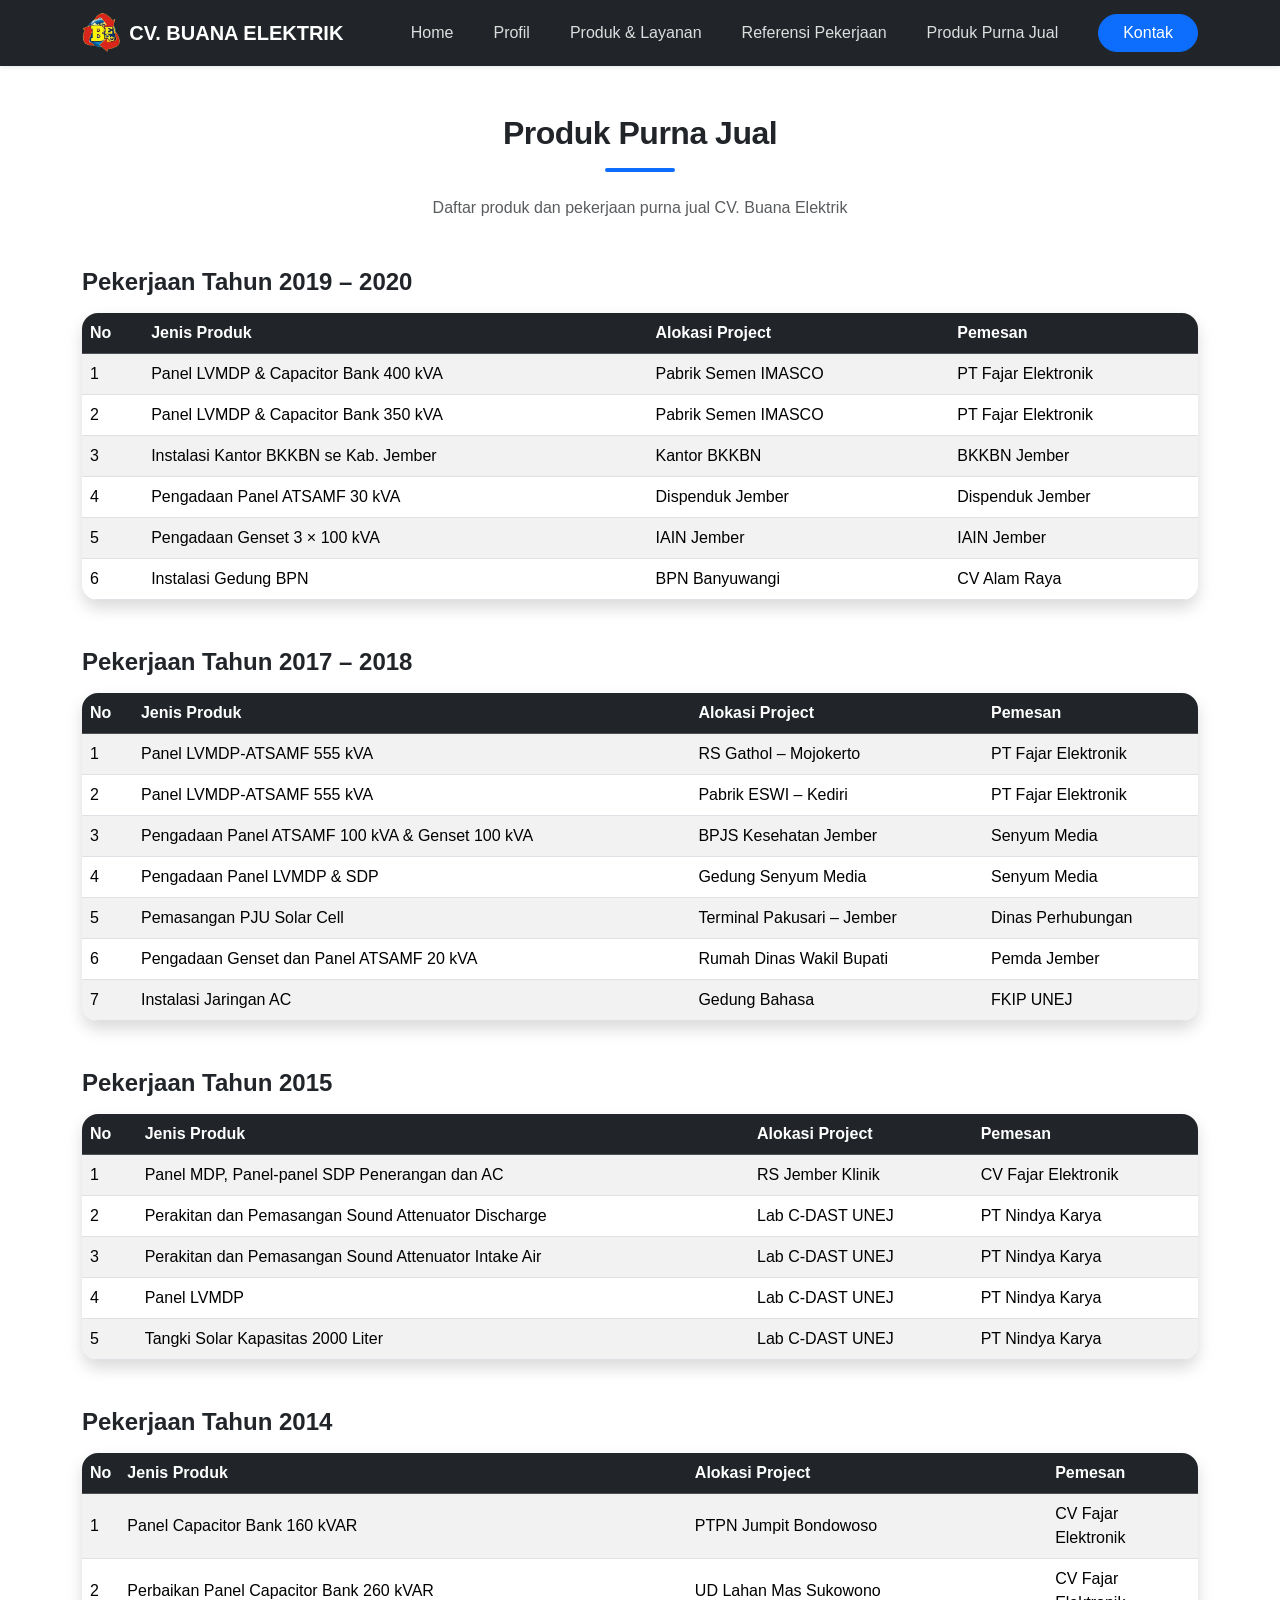
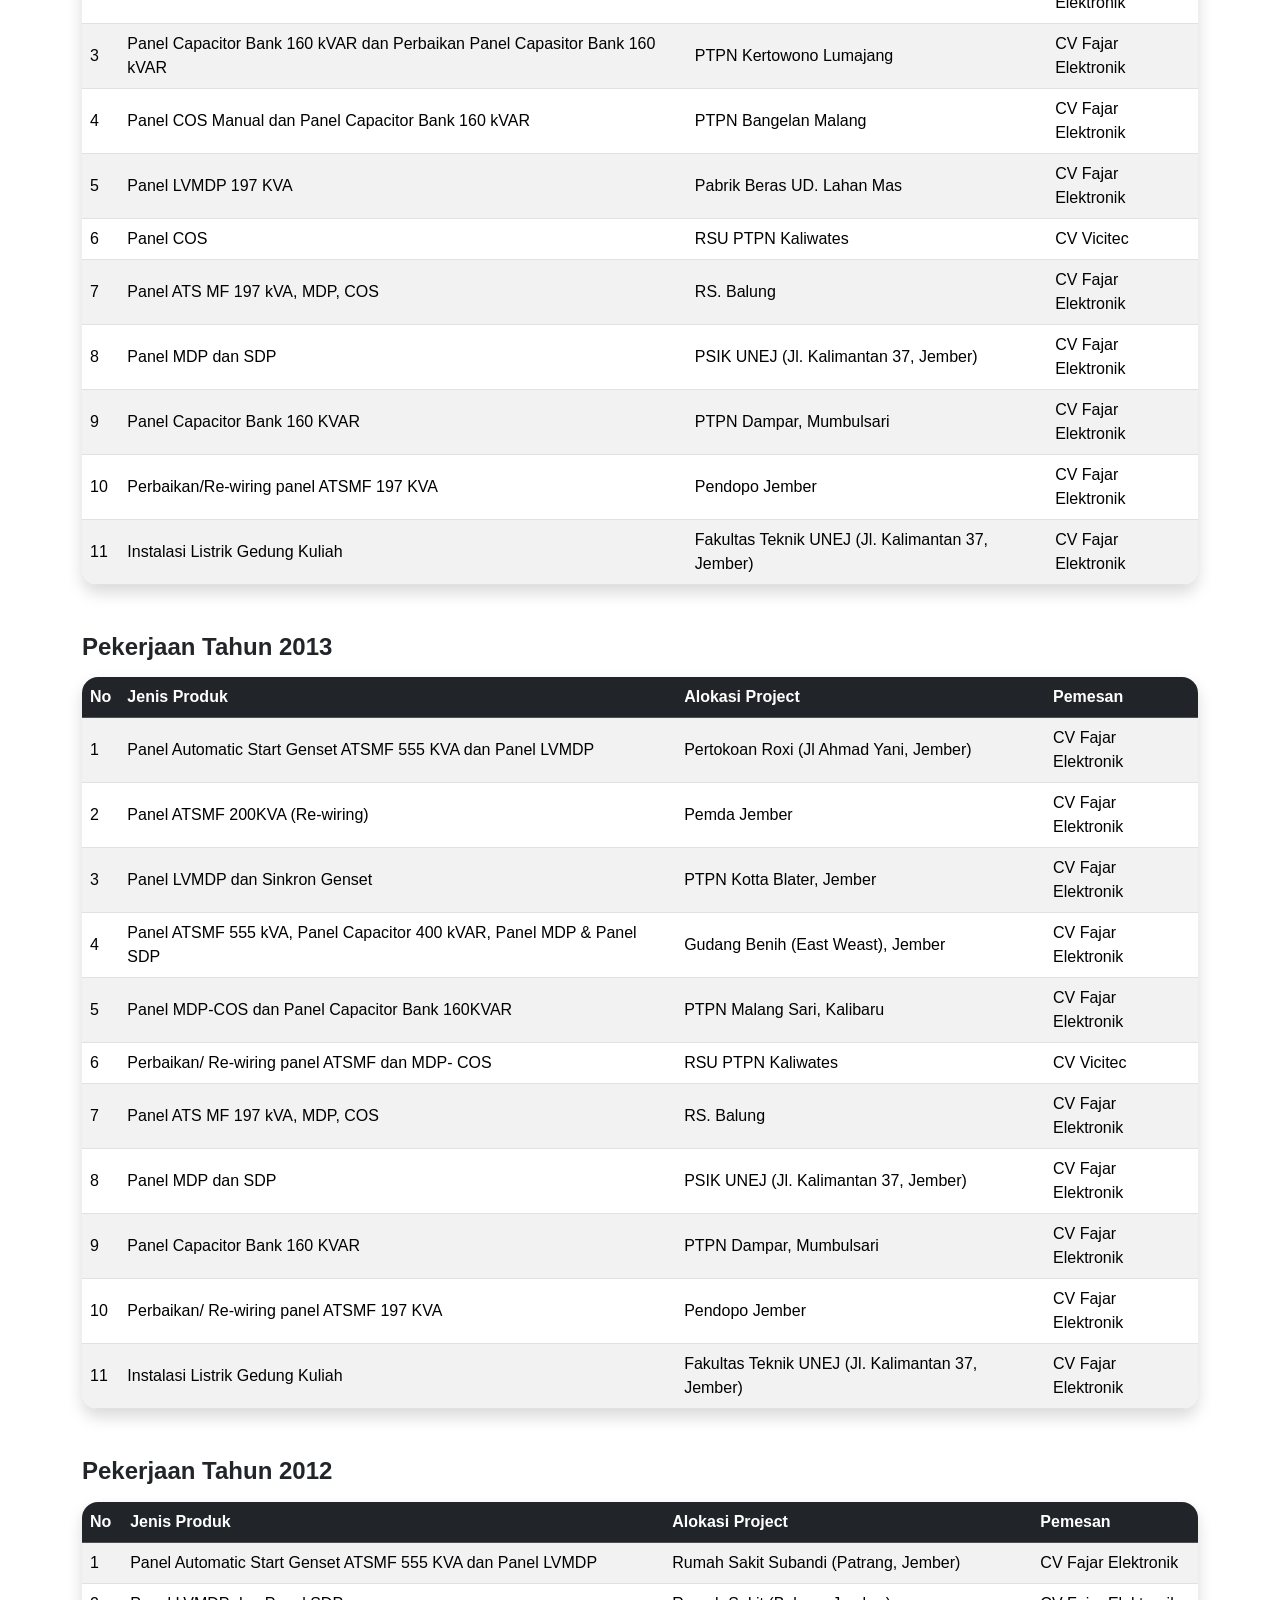
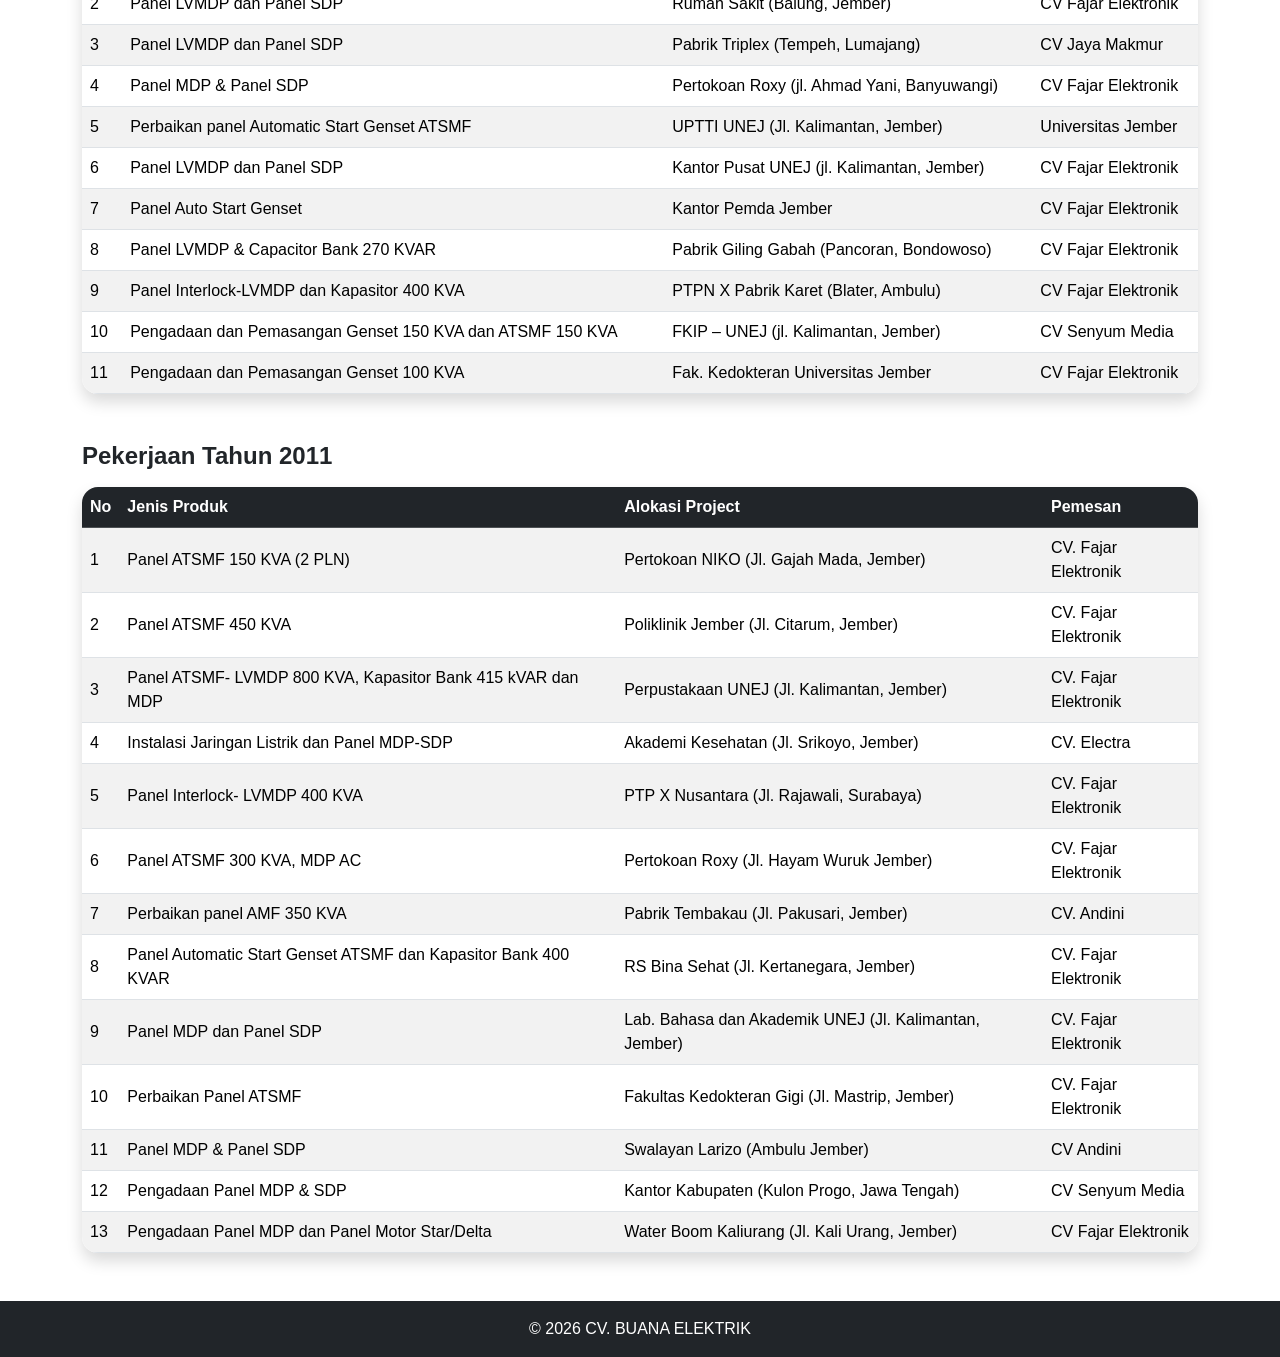
<file: produkpurna.html>
<!DOCTYPE html>
<html lang="id">
<head>
<meta charset="UTF-8">
<link rel="icon" type="image/png" href="img/logo.png">
<title>CV. Buana Elektrik</title>
<link href="https://cdn.jsdelivr.net/npm/bootstrap@5.3.3/dist/css/bootstrap.min.css" rel="stylesheet">
<script src="https://cdn.jsdelivr.net/npm/bootstrap@5.3.2/dist/js/bootstrap.bundle.min.js"></script>
<link href="https://cdn.jsdelivr.net/npm/bootstrap-icons/font/bootstrap-icons.css" rel="stylesheet">
<link rel="stylesheet" href="css/style.css">
</head>
<body>

<nav class="navbar navbar-expand-lg navbar-dark bg-dark shadow-sm sticky-top">
  <div class="container">

    <!-- BRAND -->
    <a class="navbar-brand d-flex align-items-center gap-2" href="index.html">
      <img src="img/logo.png" alt="Logo CV. Buana Elektrik" class="logo-navbar">
      <div class="d-flex flex-column lh-1">
        <span class="fw-bold">CV. BUANA ELEKTRIK</span>
      </div>
    </a>

    <!-- TOGGLER -->
    <button class="navbar-toggler border-0" type="button" data-bs-toggle="collapse" data-bs-target="#menu">
      <span class="navbar-toggler-icon"></span>
    </button>

    <!-- MENU -->
    <div class="collapse navbar-collapse" id="menu">
      <ul class="navbar-nav ms-auto align-items-lg-center gap-lg-2">

        <li class="nav-item">
          <a class="nav-link px-3" href="index.html">Home</a>
        </li>

        <li class="nav-item">
          <a class="nav-link px-3" href="profil.html">Profil</a>
        </li>

        <li class="nav-item">
          <a class="nav-link px-3" href="layanan.html">Produk & Layanan</a>
        </li>

        <li class="nav-item">
          <a class="nav-link px-3" href="referensi.html">Referensi Pekerjaan</a>
        </li>

        <li class="nav-item">
          <a class="nav-link px-3" href="produkpurna.html">Produk Purna Jual</a>
        </li>

        <!-- CTA -->
        <li class="nav-item ms-lg-3">
          <a class="btn btn-primary rounded-pill px-4" href="kontak.html">
            Kontak
          </a>
        </li>

      </ul>
    </div>

  </div>
</nav>


<div class="container my-5">
  <h2 class="text-center fw-bold mb-3">Produk Purna Jual</h2>
  <div class="title-line mx-auto mb-4"></div>
  <p class="text-center text-muted mb-5">
    Daftar produk dan pekerjaan purna jual CV. Buana Elektrik
  </p>
</div>

<section class="container mb-5">
<h4 class="fw-bold mb-3">Pekerjaan Tahun 2019 – 2020</h4>

<div class="table-responsive shadow rounded-4">
<table class="table table-striped table-hover align-middle mb-0">
<thead class="table-dark">
<tr>
<th>No</th>
<th>Jenis Produk</th>
<th>Alokasi Project</th>
<th>Pemesan</th>
</tr>
</thead>
<tbody>
<tr><td>1</td><td>Panel LVMDP & Capacitor Bank 400 kVA</td><td>Pabrik Semen IMASCO</td><td>PT Fajar Elektronik</td></tr>
<tr><td>2</td><td>Panel LVMDP & Capacitor Bank 350 kVA</td><td>Pabrik Semen IMASCO</td><td>PT Fajar Elektronik</td></tr>
<tr><td>3</td><td>Instalasi Kantor BKKBN se Kab. Jember</td><td>Kantor BKKBN</td><td>BKKBN Jember</td></tr>
<tr><td>4</td><td>Pengadaan Panel ATSAMF 30 kVA</td><td>Dispenduk Jember</td><td>Dispenduk Jember</td></tr>
<tr><td>5</td><td>Pengadaan Genset 3 × 100 kVA</td><td>IAIN Jember</td><td>IAIN Jember</td></tr>
<tr><td>6</td><td>Instalasi Gedung BPN</td><td>BPN Banyuwangi</td><td>CV Alam Raya</td></tr>
</tbody>
</table>
</div>
</section>

<section class="container mb-5">
<h4 class="fw-bold mb-3">Pekerjaan Tahun 2017 – 2018</h4>

<div class="table-responsive shadow rounded-4">
<table class="table table-striped table-hover align-middle mb-0">
<thead class="table-dark">
<tr>
<th>No</th>
<th>Jenis Produk</th>
<th>Alokasi Project</th>
<th>Pemesan</th>
</tr>
</thead>
<tbody>
<tr><td>1</td><td>Panel LVMDP-ATSAMF 555 kVA</td><td>RS Gathol – Mojokerto</td><td>PT Fajar Elektronik</td></tr>
<tr><td>2</td><td>Panel LVMDP-ATSAMF 555 kVA</td><td>Pabrik ESWI – Kediri</td><td>PT Fajar Elektronik</td></tr>
<tr><td>3</td><td>Pengadaan Panel ATSAMF 100 kVA & Genset 100 kVA</td><td>BPJS Kesehatan Jember</td><td>Senyum Media</td></tr>
<tr><td>4</td><td>Pengadaan Panel LVMDP & SDP</td><td>Gedung Senyum Media</td><td>Senyum Media</td></tr>
<tr><td>5</td><td>Pemasangan PJU Solar Cell</td><td>Terminal Pakusari – Jember</td><td>Dinas Perhubungan</td></tr>
<tr><td>6</td><td>Pengadaan Genset dan Panel ATSAMF 20 kVA</td><td>Rumah Dinas Wakil Bupati</td><td>Pemda Jember</td></tr>
<tr><td>7</td><td>Instalasi Jaringan AC</td><td>Gedung Bahasa</td><td>FKIP UNEJ</td></tr>
</tbody>
</table>
</div>
</section>

<section class="container mb-5">
<h4 class="fw-bold mb-3">Pekerjaan Tahun 2015</h4>

<div class="table-responsive shadow rounded-4">
<table class="table table-striped table-hover align-middle mb-0">
<thead class="table-dark">
<tr>
<th>No</th>
<th>Jenis Produk</th>
<th>Alokasi Project</th>
<th>Pemesan</th>
</tr>
</thead>
<tbody>
<tr><td>1</td><td>Panel MDP, Panel-panel SDP Penerangan dan AC</td><td>RS Jember Klinik</td><td>CV Fajar Elektronik</td></tr>
<tr><td>2</td><td>Perakitan dan Pemasangan Sound Attenuator Discharge</td><td>Lab C-DAST UNEJ</td><td>PT Nindya Karya</td></tr>
<tr><td>3</td><td>Perakitan dan Pemasangan Sound Attenuator Intake Air</td><td>Lab C-DAST UNEJ</td><td>PT Nindya Karya</td></tr>
<tr><td>4</td><td>Panel LVMDP</td><td>Lab C-DAST UNEJ</td><td>PT Nindya Karya</td></tr>
<tr><td>5</td><td>Tangki Solar Kapasitas 2000 Liter</td><td>Lab C-DAST UNEJ</td><td>PT Nindya Karya</td></tr>
</tbody>
</table>
</div>
</section>

<section class="container mb-5">
<h4 class="fw-bold mb-3">Pekerjaan Tahun 2014</h4>

<div class="table-responsive shadow rounded-4">
<table class="table table-striped table-hover align-middle mb-0">
<thead class="table-dark">
<tr>
<th>No</th>
<th>Jenis Produk</th>
<th>Alokasi Project</th>
<th>Pemesan</th>
</tr>
</thead>
<tbody>
<tr><td>1</td><td>Panel Capacitor Bank 160 kVAR</td><td>PTPN Jumpit Bondowoso</td><td>CV Fajar Elektronik</td></tr>
<tr><td>2</td><td>Perbaikan Panel Capacitor Bank 260 kVAR</td><td>UD Lahan Mas Sukowono</td><td>CV Fajar Elektronik</td></tr>
<tr><td>3</td><td>Panel Capacitor Bank 160 kVAR dan Perbaikan Panel Capasitor Bank 160 kVAR</td><td>PTPN Kertowono Lumajang</td><td>CV Fajar Elektronik</td></tr>
<tr><td>4</td><td>Panel COS Manual dan Panel Capacitor Bank 160 kVAR</td><td>PTPN Bangelan Malang</td><td>CV Fajar Elektronik</td></tr>
<tr><td>5</td><td>Panel LVMDP 197 KVA</td><td>Pabrik Beras UD. Lahan Mas</td><td>CV Fajar Elektronik</td></tr>
<tr><td>6</td><td>Panel COS</td><td>RSU PTPN Kaliwates</td><td>CV Vicitec</td></tr>
<tr><td>7</td><td>Panel ATS MF 197 kVA, MDP, COS</td><td>RS. Balung</td><td>CV Fajar Elektronik</td></tr>
<tr><td>8</td><td>Panel MDP dan SDP</td><td>PSIK UNEJ (Jl. Kalimantan 37, Jember)</td><td>CV Fajar Elektronik</td></tr>
<tr><td>9</td><td>Panel Capacitor Bank 160 KVAR</td><td>PTPN Dampar, Mumbulsari</td><td>CV Fajar Elektronik</td></tr>
<tr><td>10</td><td>Perbaikan/Re-wiring panel ATSMF 197 KVA</td><td>Pendopo Jember</td><td>CV Fajar Elektronik</td></tr>
<tr><td>11</td><td>Instalasi Listrik Gedung Kuliah</td><td>Fakultas Teknik UNEJ (Jl. Kalimantan 37, Jember)</td><td>CV Fajar Elektronik</td></tr>
</tbody>
</table>
</div>
</section>

<section class="container mb-5">
<h4 class="fw-bold mb-3">Pekerjaan Tahun 2013</h4>

<div class="table-responsive shadow rounded-4">
<table class="table table-striped table-hover align-middle mb-0">
<thead class="table-dark">
<tr>
<th>No</th>
<th>Jenis Produk</th>
<th>Alokasi Project</th>
<th>Pemesan</th>
</tr>
</thead>
<tbody>
<tr><td>1</td><td>Panel Automatic Start Genset ATSMF 555 KVA dan Panel LVMDP</td><td>Pertokoan Roxi (Jl Ahmad Yani, Jember)</td><td>CV Fajar Elektronik</td></tr>
<tr><td>2</td><td>Panel ATSMF 200KVA (Re-wiring)</td><td>Pemda Jember</td><td>CV Fajar Elektronik</td></tr>
<tr><td>3</td><td>Panel LVMDP dan Sinkron Genset</td><td>PTPN Kotta Blater, Jember</td><td>CV Fajar Elektronik</td></tr>
<tr><td>4</td><td>Panel ATSMF 555 kVA, Panel Capacitor 400 kVAR, Panel MDP & Panel SDP</td><td>Gudang Benih (East Weast), Jember</td><td>CV Fajar Elektronik</td></tr>
<tr><td>5</td><td>Panel MDP-COS dan Panel Capacitor Bank 160KVAR</td><td>PTPN Malang Sari, Kalibaru</td><td>CV Fajar Elektronik</td></tr>
<tr><td>6</td><td>Perbaikan/ Re-wiring panel ATSMF dan MDP- COS</td><td>RSU PTPN Kaliwates</td><td>CV Vicitec</td></tr>
<tr><td>7</td><td>Panel ATS MF 197 kVA, MDP, COS</td><td>RS. Balung</td><td>CV Fajar Elektronik</td></tr>
<tr><td>8</td><td>Panel MDP dan SDP</td><td>PSIK UNEJ (Jl. Kalimantan 37, Jember)</td><td>CV Fajar Elektronik</td></tr>
<tr><td>9</td><td>Panel Capacitor Bank 160 KVAR</td><td>PTPN Dampar, Mumbulsari</td><td>CV Fajar Elektronik</td></tr>
<tr><td>10</td><td>Perbaikan/ Re-wiring panel ATSMF 197 KVA</td><td>Pendopo Jember</td><td>CV Fajar Elektronik</td></tr>
<tr><td>11</td><td>Instalasi Listrik Gedung Kuliah</td><td>Fakultas Teknik UNEJ (Jl. Kalimantan 37, Jember)</td><td>CV Fajar Elektronik</td></tr>
</tbody>
</table>
</div>
</section>

<section class="container mb-5">
<h4 class="fw-bold mb-3">Pekerjaan Tahun 2012</h4>

<div class="table-responsive shadow rounded-4">
<table class="table table-striped table-hover align-middle mb-0">
<thead class="table-dark">
<tr>
<th>No</th>
<th>Jenis Produk</th>
<th>Alokasi Project</th>
<th>Pemesan</th>
</tr>
</thead>
<tbody>
<tr><td>1</td><td>Panel Automatic Start Genset ATSMF 555 KVA dan Panel LVMDP</td><td>Rumah Sakit Subandi (Patrang, Jember)</td><td>CV Fajar Elektronik</td></tr>
<tr><td>2</td><td>Panel LVMDP dan Panel SDP</td><td>Rumah Sakit (Balung, Jember)</td><td>CV Fajar Elektronik</td></tr>
<tr><td>3</td><td>Panel LVMDP dan Panel SDP</td><td>Pabrik Triplex (Tempeh, Lumajang)</td><td>CV Jaya Makmur</td></tr>
<tr><td>4</td><td>Panel MDP & Panel SDP</td><td>Pertokoan Roxy (jl. Ahmad Yani, Banyuwangi)</td><td>CV Fajar Elektronik</td></tr>
<tr><td>5</td><td>Perbaikan panel Automatic Start Genset ATSMF</td><td>UPTTI UNEJ (Jl. Kalimantan, Jember)</td><td>Universitas Jember</td></tr>
<tr><td>6</td><td>Panel LVMDP dan Panel SDP</td><td>Kantor Pusat UNEJ (jl. Kalimantan, Jember)</td><td>CV Fajar Elektronik</td></tr>
<tr><td>7</td><td>Panel Auto Start Genset</td><td>Kantor Pemda Jember</td><td>CV Fajar Elektronik</td></tr>
<tr><td>8</td><td>Panel LVMDP & Capacitor Bank 270 KVAR</td><td>Pabrik Giling Gabah (Pancoran, Bondowoso)</td><td>CV Fajar Elektronik</td></tr>
<tr><td>9</td><td>Panel Interlock-LVMDP dan Kapasitor 400 KVA</td><td>PTPN X Pabrik Karet (Blater, Ambulu)</td><td>CV Fajar Elektronik</td></tr>
<tr><td>10</td><td>Pengadaan dan Pemasangan Genset 150 KVA dan ATSMF 150 KVA</td><td>FKIP – UNEJ (jl. Kalimantan, Jember)</td><td>CV Senyum Media</td></tr>
<tr><td>11</td><td>Pengadaan dan Pemasangan Genset 100 KVA</td><td>Fak. Kedokteran Universitas Jember</td><td>CV Fajar Elektronik</td></tr>
</tbody>
</table>
</div>
</section>

<section class="container mb-5">
<h4 class="fw-bold mb-3">Pekerjaan Tahun 2011</h4>

<div class="table-responsive shadow rounded-4">
<table class="table table-striped table-hover align-middle mb-0">
<thead class="table-dark">
<tr>
<th>No</th>
<th>Jenis Produk</th>
<th>Alokasi Project</th>
<th>Pemesan</th>
</tr>
</thead>
<tbody>
<tr><td>1</td><td>Panel ATSMF 150 KVA (2 PLN)</td><td>Pertokoan NIKO (Jl. Gajah Mada, Jember)</td><td>CV. Fajar Elektronik</td></tr>
<tr><td>2</td><td>Panel ATSMF 450 KVA</td><td>Poliklinik Jember (Jl. Citarum, Jember)</td><td>CV. Fajar Elektronik</td></tr>
<tr><td>3</td><td>Panel ATSMF- LVMDP 800 KVA, Kapasitor Bank 415 kVAR dan MDP</td><td>Perpustakaan UNEJ (Jl. Kalimantan, Jember)</td><td>CV. Fajar Elektronik</td></tr>
<tr><td>4</td><td>Instalasi Jaringan Listrik dan Panel MDP-SDP</td><td>Akademi Kesehatan (Jl. Srikoyo, Jember)</td><td>CV. Electra</td></tr>
<tr><td>5</td><td>Panel Interlock- LVMDP 400 KVA</td><td>PTP X Nusantara (Jl. Rajawali, Surabaya)</td><td>CV. Fajar Elektronik</td></tr>
<tr><td>6</td><td>Panel ATSMF 300 KVA, MDP AC</td><td>Pertokoan Roxy (Jl. Hayam Wuruk Jember)</td><td>CV. Fajar Elektronik</td></tr>
<tr><td>7</td><td>Perbaikan panel AMF 350 KVA</td><td>Pabrik Tembakau (Jl. Pakusari, Jember)</td><td>CV. Andini</td></tr>
<tr><td>8</td><td>Panel Automatic Start Genset ATSMF dan Kapasitor Bank 400 KVAR</td><td>RS Bina Sehat (Jl. Kertanegara, Jember)</td><td>CV. Fajar Elektronik</td></tr>
<tr><td>9</td><td>Panel MDP dan Panel SDP</td><td>Lab. Bahasa dan Akademik UNEJ (Jl. Kalimantan, Jember)</td><td>CV. Fajar Elektronik</td></tr>
<tr><td>10</td><td>Perbaikan Panel ATSMF</td><td>Fakultas Kedokteran Gigi (Jl. Mastrip, Jember)</td><td>CV. Fajar Elektronik</td></tr>
<tr><td>11</td><td>Panel MDP & Panel SDP</td><td>Swalayan Larizo (Ambulu Jember)</td><td>CV Andini</td></tr>
<tr><td>12</td><td>Pengadaan Panel MDP & SDP</td><td>Kantor Kabupaten (Kulon Progo, Jawa Tengah)</td><td>CV Senyum Media</td></tr>
<tr><td>13</td><td>Pengadaan Panel MDP dan Panel Motor Star/Delta</td><td>Water Boom Kaliurang (Jl. Kali Urang, Jember)</td><td>CV Fajar Elektronik</td></tr>
</tbody>
</table>
</div>
</section>




<footer class="text-center py-3 bg-dark">
  &copy; 2026 CV. BUANA ELEKTRIK
</footer>

</body>
</html>
</file>
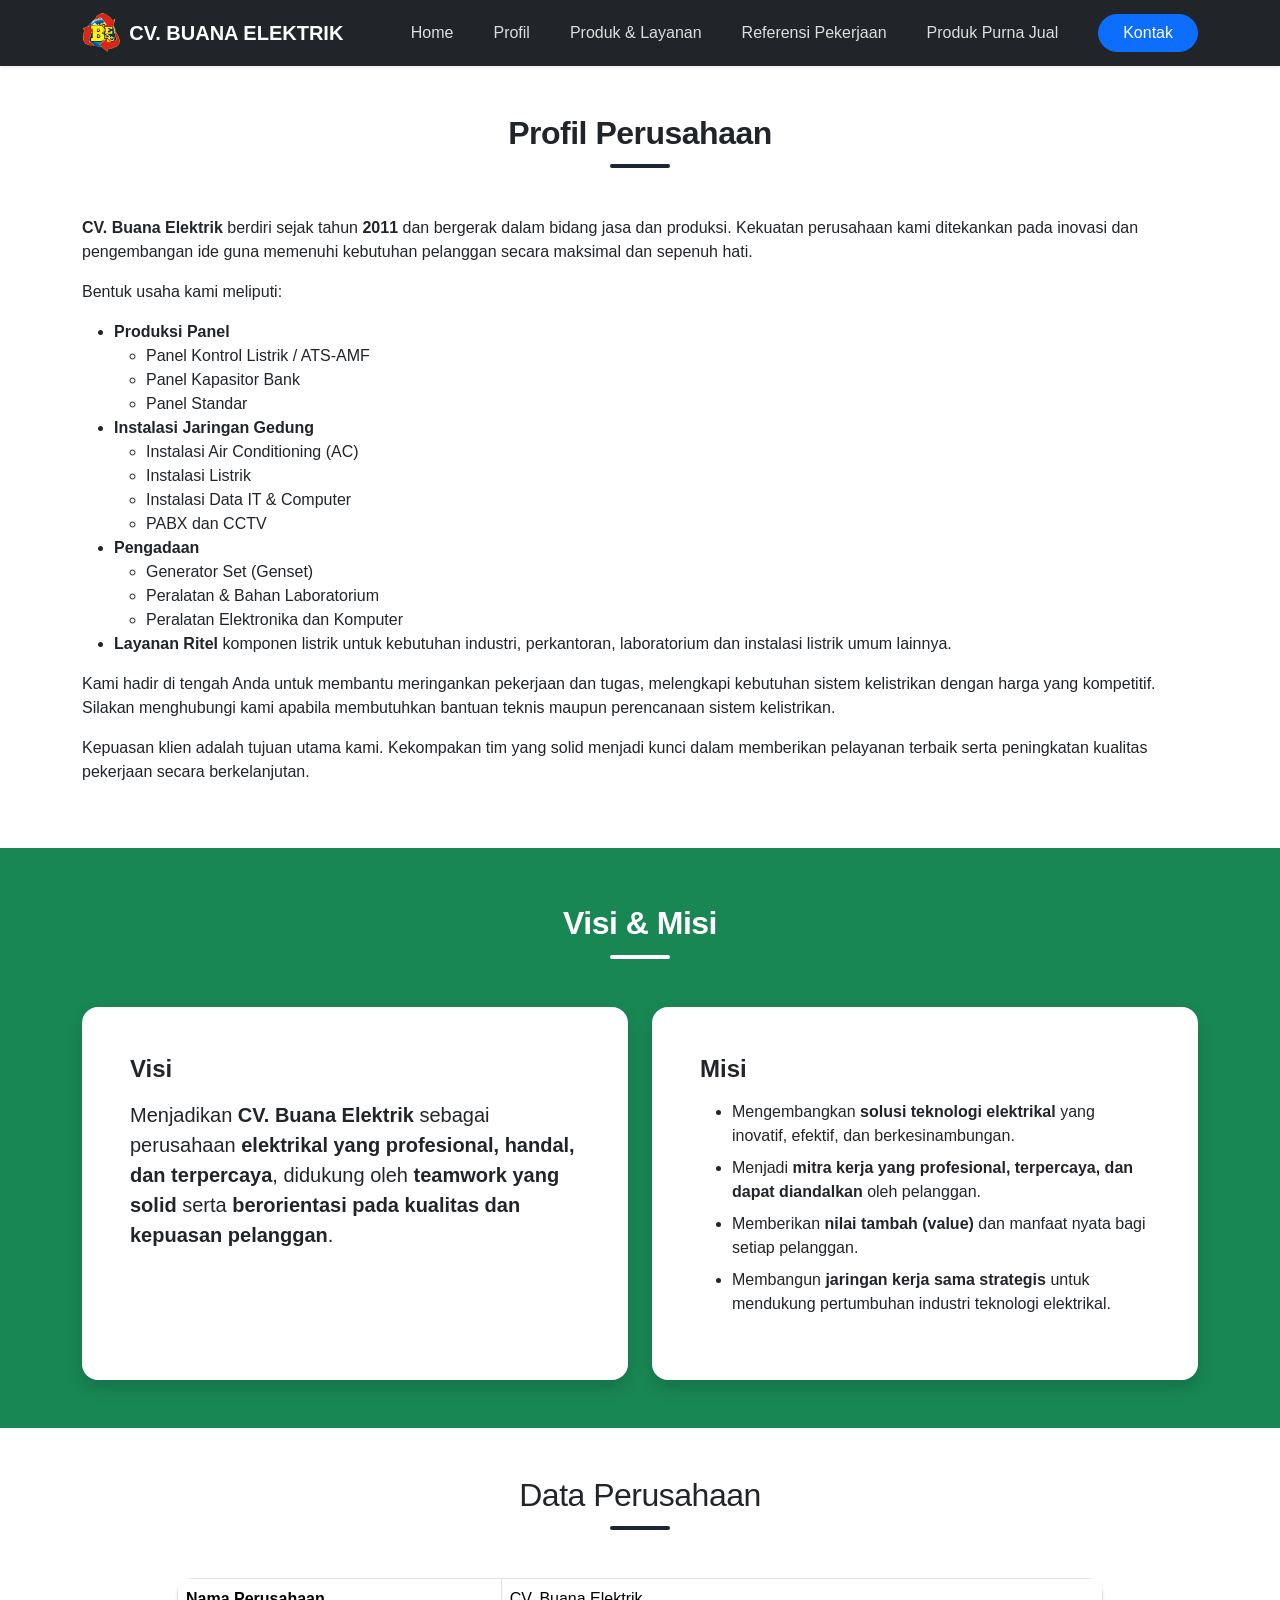
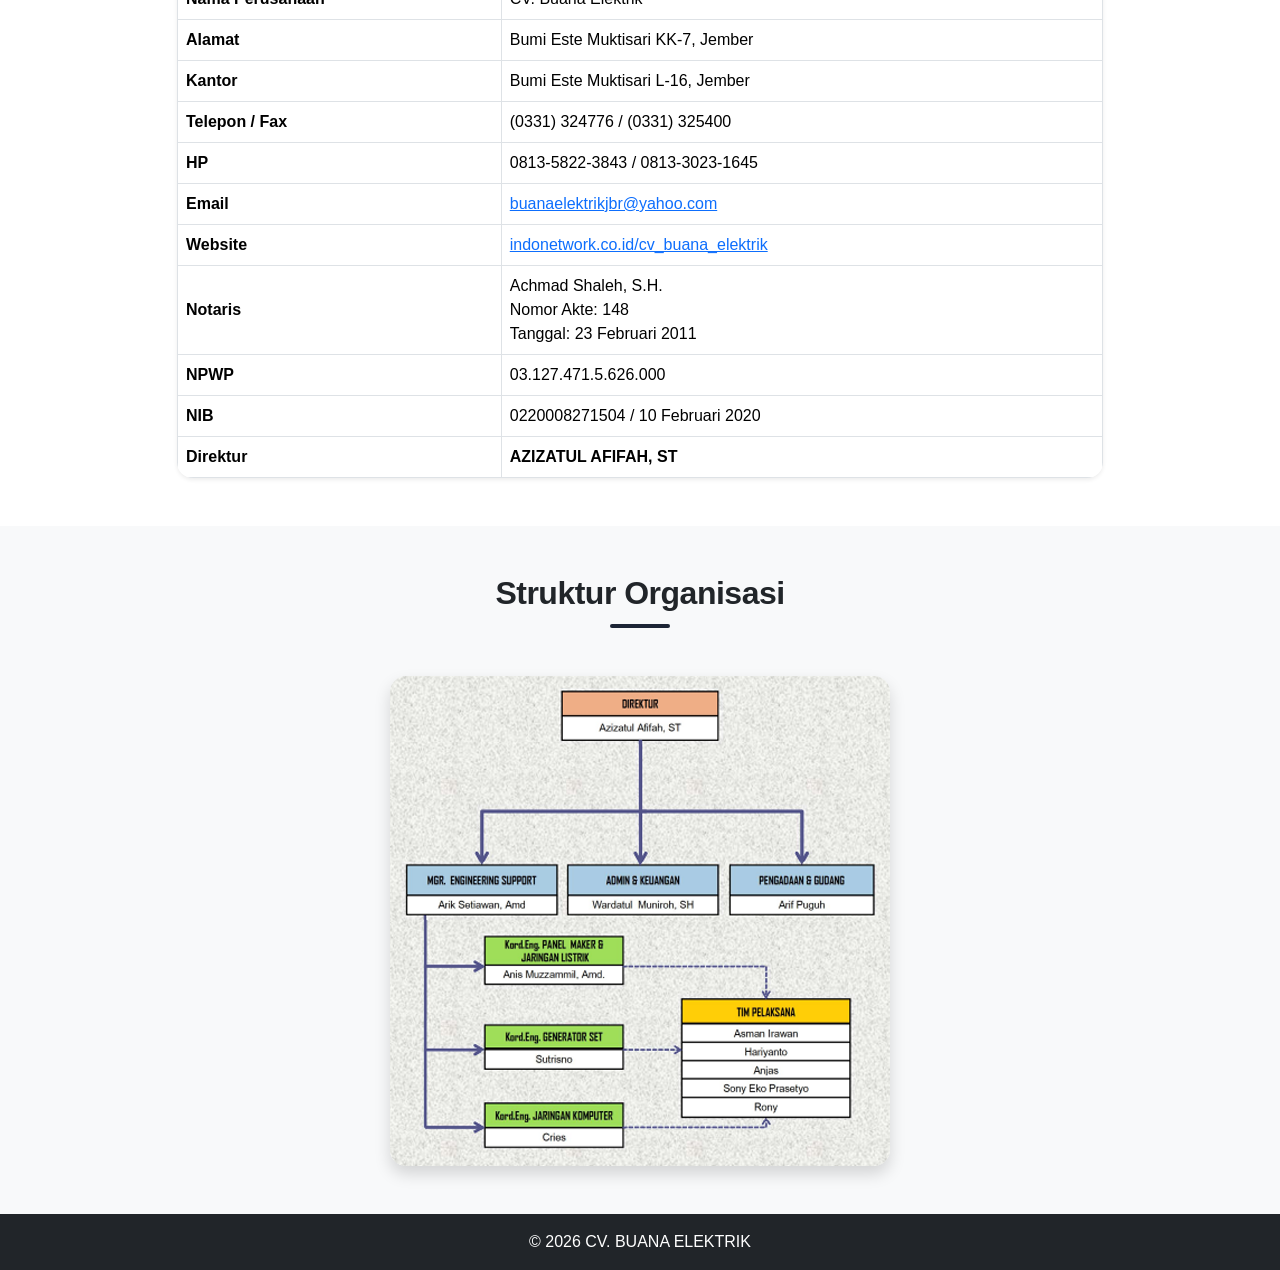
<file: profil.html>
<!DOCTYPE html>
<html lang="id">
<head>
<meta charset="UTF-8">
<link rel="icon" type="image/png" href="img/logo.png">

<title>Profil</title>
<link href="https://cdn.jsdelivr.net/npm/bootstrap@5.3.3/dist/css/bootstrap.min.css" rel="stylesheet">
<script src="https://cdn.jsdelivr.net/npm/bootstrap@5.3.2/dist/js/bootstrap.bundle.min.js"></script>
<link href="https://cdn.jsdelivr.net/npm/bootstrap-icons/font/bootstrap-icons.css" rel="stylesheet">
<link rel="stylesheet" href="css/style.css">
</head>
<body>

<!-- NAVBAR -->
<nav class="navbar navbar-expand-lg navbar-dark bg-dark shadow-sm sticky-top">
  <div class="container">

    <!-- BRAND -->
    <a class="navbar-brand d-flex align-items-center gap-2" href="index.html">
      <img src="img/logo.png" alt="Logo CV. Buana Elektrik" class="logo-navbar">
      <div class="d-flex flex-column lh-1">
        <span class="fw-bold">CV. BUANA ELEKTRIK</span>
      </div>
    </a>

    <!-- TOGGLER -->
    <button class="navbar-toggler border-0" type="button" data-bs-toggle="collapse" data-bs-target="#menu">
      <span class="navbar-toggler-icon"></span>
    </button>

    <!-- MENU -->
    <div class="collapse navbar-collapse" id="menu">
      <ul class="navbar-nav ms-auto align-items-lg-center gap-lg-2">

        <li class="nav-item">
          <a class="nav-link px-3" href="index.html">Home</a>
        </li>

        <li class="nav-item">
          <a class="nav-link px-3" href="profil.html">Profil</a>
        </li>

        <li class="nav-item">
          <a class="nav-link px-3" href="layanan.html">Produk & Layanan</a>
        </li>

        <li class="nav-item">
          <a class="nav-link px-3" href="referensi.html">Referensi Pekerjaan</a>
        </li>

        <li class="nav-item">
          <a class="nav-link px-3" href="produkpurna.html">Produk Purna Jual</a>
        </li>

        <!-- CTA -->
        <li class="nav-item ms-lg-3">
          <a class="btn btn-primary rounded-pill px-4" href="kontak.html">
            Kontak
          </a>
        </li>

      </ul>
    </div>

  </div>
</nav>

<section id="profil" class="py-5">
  <div class="container">
    <div class="text-center mb-5">
      <h2 class="fw-bold section-titleDark">Profil Perusahaan</h2>
    </div>

    <div class="row">
      <div class="col-md-12">
        <p>
          <strong>CV. Buana Elektrik</strong> berdiri sejak tahun <strong>2011</strong> dan bergerak
          dalam bidang jasa dan produksi. Kekuatan perusahaan kami ditekankan pada inovasi dan
          pengembangan ide guna memenuhi kebutuhan pelanggan secara maksimal dan sepenuh hati.
        </p>

        <p>Bentuk usaha kami meliputi:</p>

        <ul>
          <li>
            <strong>Produksi Panel</strong>
            <ul>
              <li>Panel Kontrol Listrik / ATS-AMF</li>
              <li>Panel Kapasitor Bank</li>
              <li>Panel Standar</li>
            </ul>
          </li>
          <li>
            <strong>Instalasi Jaringan Gedung</strong>
            <ul>
              <li>Instalasi Air Conditioning (AC)</li>
              <li>Instalasi Listrik</li>
              <li>Instalasi Data IT & Computer</li>
              <li>PABX dan CCTV</li>
            </ul>
          </li>
          <li>
            <strong>Pengadaan</strong>
            <ul>
              <li>Generator Set (Genset)</li>
              <li>Peralatan & Bahan Laboratorium</li>
              <li>Peralatan Elektronika dan Komputer</li>
            </ul>
          </li>
          <li>
            <strong>Layanan Ritel</strong> komponen listrik untuk kebutuhan industri,
            perkantoran, laboratorium dan instalasi listrik umum lainnya.
          </li>
        </ul>

        <p>
          Kami hadir di tengah Anda untuk membantu meringankan pekerjaan dan tugas,
          melengkapi kebutuhan sistem kelistrikan dengan harga yang kompetitif.
          Silakan menghubungi kami apabila membutuhkan bantuan teknis maupun
          perencanaan sistem kelistrikan.
        </p>

        <p>
          Kepuasan klien adalah tujuan utama kami. Kekompakan tim yang solid
          menjadi kunci dalam memberikan pelayanan terbaik serta peningkatan kualitas
          pekerjaan secara berkelanjutan.
        </p>
      </div>
    </div>
  </div>
</section>

<section id="visi-misi" class="py-5 bg-success">
  <div class="container">
    
    <!-- Judul -->
    <div class="text-center text-white mb-5">
      <h2 class="fw-bold mt-2 section-title">Visi & Misi</h2>
    </div>

    <div class="row g-4">
      
      <!-- VISI -->
      <div class="col-md-6">
        <div class="p-4 p-lg-5 bg-white rounded-4 shadow h-100">
          <div class="d-flex align-items-center mb-3">
            <h4 class="fw-bold mb-0">Visi</h4>
          </div>
          <p class="fs-5">
            Menjadikan <strong>CV. Buana Elektrik</strong> sebagai perusahaan
            <strong>elektrikal yang profesional, handal, dan terpercaya</strong>,
            didukung oleh <strong>teamwork yang solid</strong> serta
            <strong>berorientasi pada kualitas dan kepuasan pelanggan</strong>.
          </p>
        </div>
      </div>

      <!-- MISI -->
      <div class="col-md-6">
        <div class="p-4 p-lg-5 bg-white rounded-4 shadow h-100">
          <div class="d-flex align-items-center mb-3">
            <h4 class="fw-bold mb-0">Misi</h4>
          </div>
          <ul class="fs-6">
            <li class="mb-2">
              Mengembangkan <strong>solusi teknologi elektrikal</strong> yang
              inovatif, efektif, dan berkesinambungan.
            </li>
            <li class="mb-2">
              Menjadi <strong>mitra kerja yang profesional, terpercaya,
              dan dapat diandalkan</strong> oleh pelanggan.
            </li>
            <li class="mb-2">
              Memberikan <strong>nilai tambah (value)</strong> dan manfaat
              nyata bagi setiap pelanggan.
            </li>
            <li>
              Membangun <strong>jaringan kerja sama strategis</strong>
              untuk mendukung pertumbuhan industri teknologi elektrikal.
            </li>
          </ul>
        </div>
      </div>

    </div>

  </div>
</section>


<section id="data-perusahaan" class="py-5">
  <div class="container">

    <!-- Judul -->
    <div class="text-center mb-5">
      <h2 class="section-titleDark">Data Perusahaan</h2>
    </div>

    <div class="row justify-content-center">
      <div class="col-lg-10">
        <div class="table-responsive shadow-sm rounded-4 overflow-hidden">
          <table class="table table-bordered align-middle mb-0">
            <tbody>
              <tr>
                <th width="35%">Nama Perusahaan</th>
                <td>CV. Buana Elektrik</td>
              </tr>
              <tr>
                <th>Alamat</th>
                <td>Bumi Este Muktisari KK-7, Jember</td>
              </tr>
              <tr>
                <th>Kantor</th>
                <td>Bumi Este Muktisari L-16, Jember</td>
              </tr>
              <tr>
                <th>Telepon / Fax</th>
                <td>(0331) 324776 / (0331) 325400</td>
              </tr>
              <tr>
                <th>HP</th>
                <td>0813-5822-3843 / 0813-3023-1645</td>
              </tr>
              <tr>
                <th>Email</th>
                <td>
                  <a href="mailto:buanaelektrikjbr@yahoo.com">
                    buanaelektrikjbr@yahoo.com
                  </a>
                </td>
              </tr>
              <tr>
                <th>Website</th>
                <td>
                  <a href="http://indonetwork.co.id/cv_buana_elektrik" target="_blank">
                    indonetwork.co.id/cv_buana_elektrik
                  </a>
                </td>
              </tr>
              <tr>
                <th>Notaris</th>
                <td>
                  Achmad Shaleh, S.H.<br>
                  Nomor Akte: 148<br>
                  Tanggal: 23 Februari 2011
                </td>
              </tr>
              <tr>
                <th>NPWP</th>
                <td>03.127.471.5.626.000</td>
              </tr>
              <tr>
                <th>NIB</th>
                <td>0220008271504 / 10 Februari 2020</td>
              </tr>
              <tr>
                <th>Direktur</th>
                <td><strong>AZIZATUL AFIFAH, ST</strong></td>
              </tr>
            </tbody>
          </table>
        </div>
      </div>
    </div>

  </div>
</section>



<section id="struktur-organisasi" class="py-5 bg-light">
  <div class="container">
    <div class="text-center mb-5">
      <h2 class="fw-bold section-titleDark">Struktur Organisasi</h2>

    </div>

    <div class="row justify-content-center">
      <div class="col-md-10 text-center">
        <!-- GANTI src DENGAN GAMBAR STRUKTUR ORGANISASI ANDA -->
        <img src="img/struktur-organisasi.png" 
             alt="Struktur Organisasi CV. Buana Elektrik" 
             class="img-fluid rounded-4 shadow">
      </div>
    </div>
  </div>
</section>



<footer class="text-center py-3 bg-dark">
  &copy; 2026 CV. BUANA ELEKTRIK
</footer>

</body>
</html>
</file>
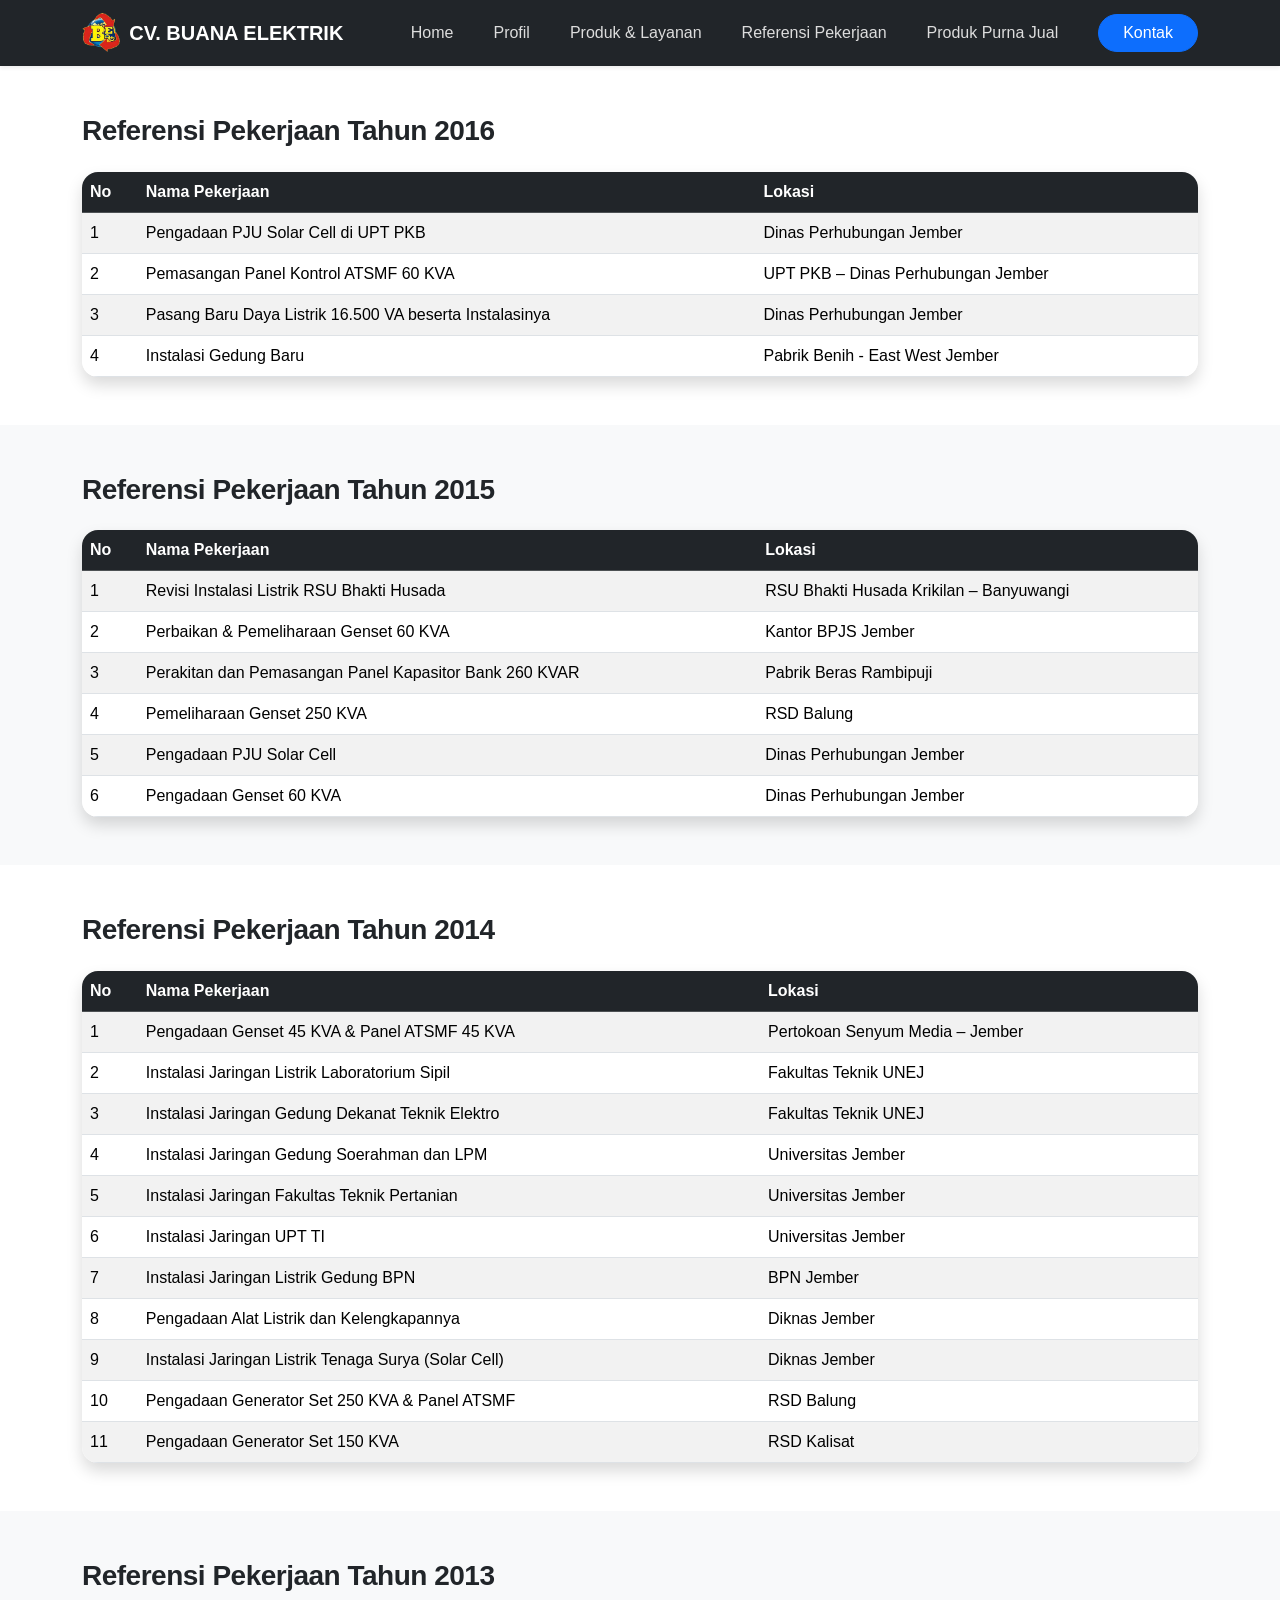
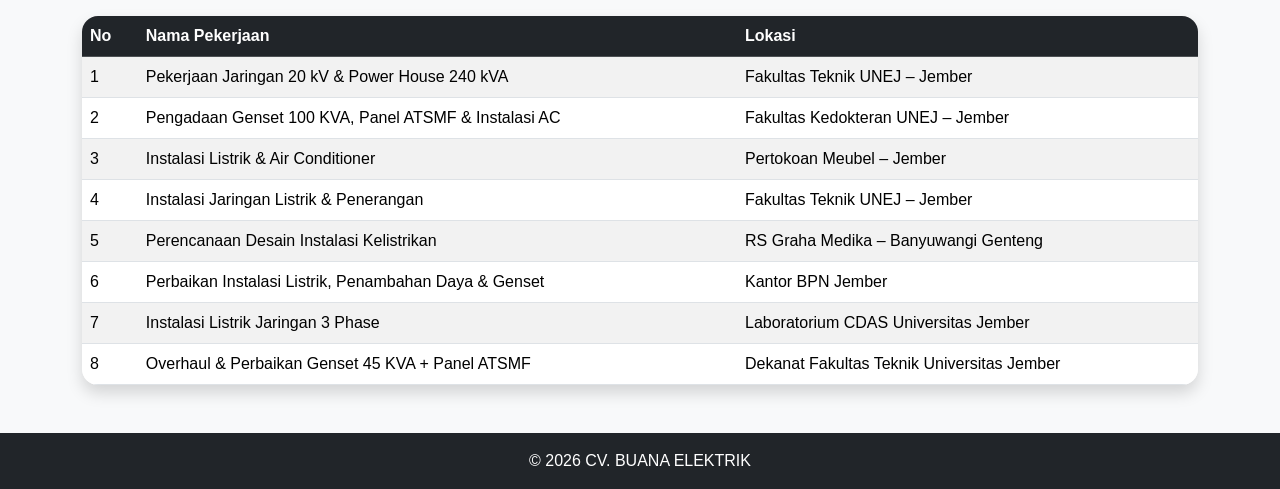
<file: referensi.html>
<!DOCTYPE html>
<html lang="id">
<head>
<meta charset="UTF-8">
<link rel="icon" type="image/png" href="img/logo.png">

<title>Referensi</title>
<link href="https://cdn.jsdelivr.net/npm/bootstrap@5.3.3/dist/css/bootstrap.min.css" rel="stylesheet">
<script src="https://cdn.jsdelivr.net/npm/bootstrap@5.3.2/dist/js/bootstrap.bundle.min.js"></script>
<link href="https://cdn.jsdelivr.net/npm/bootstrap-icons/font/bootstrap-icons.css" rel="stylesheet">
<link rel="stylesheet" href="css/style.css">
</head>
<body>

<nav class="navbar navbar-expand-lg navbar-dark bg-dark shadow-sm sticky-top">
  <div class="container">

    <!-- BRAND -->
    <a class="navbar-brand d-flex align-items-center gap-2" href="index.html">
      <img src="img/logo.png" alt="Logo CV. Buana Elektrik" class="logo-navbar">
      <div class="d-flex flex-column lh-1">
        <span class="fw-bold">CV. BUANA ELEKTRIK</span>
      </div>
    </a>

    <!-- TOGGLER -->
    <button class="navbar-toggler border-0" type="button" data-bs-toggle="collapse" data-bs-target="#menu">
      <span class="navbar-toggler-icon"></span>
    </button>

    <!-- MENU -->
    <div class="collapse navbar-collapse" id="menu">
      <ul class="navbar-nav ms-auto align-items-lg-center gap-lg-2">

        <li class="nav-item">
          <a class="nav-link px-3" href="index.html">Home</a>
        </li>

        <li class="nav-item">
          <a class="nav-link px-3" href="profil.html">Profil</a>
        </li>

        <li class="nav-item">
          <a class="nav-link px-3" href="layanan.html">Produk & Layanan</a>
        </li>

        <li class="nav-item">
          <a class="nav-link px-3" href="referensi.html">Referensi Pekerjaan</a>
        </li>

        <li class="nav-item">
          <a class="nav-link px-3" href="produkpurna.html">Produk Purna Jual</a>
        </li>

        <!-- CTA -->
        <li class="nav-item ms-lg-3">
          <a class="btn btn-primary rounded-pill px-4" href="kontak.html">
            Kontak
          </a>
        </li>

      </ul>
    </div>

  </div>
</nav>


<section class="py-5">
  <div class="container">

    <h3 class="fw-bold mb-4">
      Referensi Pekerjaan Tahun 2016
      <!-- <span class="badge bg-primary ms-2">Terbaru</span> -->
    </h3>

    <div class="table-responsive shadow rounded-4">
      <table class="table table-striped table-hover align-middle mb-0">
        <thead class="table-dark">
          <tr>
            <th width="5%">No</th>
            <th>Nama Pekerjaan</th>
            <th>Lokasi</th>
          </tr>
        </thead>
        <tbody>
          <tr>
            <td>1</td>
            <td>Pengadaan PJU Solar Cell di UPT PKB</td>
            <td>Dinas Perhubungan Jember</td>
          </tr>
          <tr>
            <td>2</td>
            <td>Pemasangan Panel Kontrol ATSMF 60 KVA</td>
            <td>UPT PKB – Dinas Perhubungan Jember</td>
          </tr>
          <tr>
            <td>3</td>
            <td>Pasang Baru Daya Listrik 16.500 VA beserta Instalasinya</td>
            <td>Dinas Perhubungan Jember</td>
          </tr>
          <tr>
            <td>4</td>
            <td>Instalasi Gedung Baru</td>
            <td>Pabrik Benih - East West Jember</td>
          </tr>
        </tbody>
      </table>
    </div>

  </div>
</section>

<section class="py-5 bg-light">
  <div class="container">

    <h3 class="fw-bold mb-4">Referensi Pekerjaan Tahun 2015</h3>

    <div class="table-responsive shadow rounded-4">
      <table class="table table-striped table-hover align-middle mb-0">
        <thead class="table-dark">
          <tr>
            <th width="5%">No</th>
            <th>Nama Pekerjaan</th>
            <th>Lokasi</th>
          </tr>
        </thead>
        <tbody>
          <tr>
            <td>1</td>
            <td>Revisi Instalasi Listrik RSU Bhakti Husada</td>
            <td>RSU Bhakti Husada Krikilan – Banyuwangi</td>
          </tr>
          <tr>
            <td>2</td>
            <td>Perbaikan & Pemeliharaan Genset 60 KVA</td>
            <td>Kantor BPJS Jember</td>
          </tr>
          <tr>
            <td>3</td>
            <td>Perakitan dan Pemasangan Panel Kapasitor Bank 260 KVAR</td>
            <td>Pabrik Beras Rambipuji</td>
          </tr>
          <tr>
            <td>4</td>
            <td>Pemeliharaan Genset 250 KVA</td>
            <td>RSD Balung</td>
          </tr>
          <tr>
            <td>5</td>
            <td>Pengadaan PJU Solar Cell</td>
            <td>Dinas Perhubungan Jember</td>
          </tr>
          <tr>
            <td>6</td>
            <td>Pengadaan Genset 60 KVA</td>
            <td>Dinas Perhubungan Jember</td>
          </tr>
        </tbody>
      </table>
    </div>

  </div>
</section>

<section class="py-5">
  <div class="container">

    <h3 class="fw-bold mb-4">Referensi Pekerjaan Tahun 2014</h3>

    <div class="table-responsive shadow rounded-4">
      <table class="table table-striped table-hover align-middle mb-0">
        <thead class="table-dark">
          <tr>
            <th width="5%">No</th>
            <th>Nama Pekerjaan</th>
            <th>Lokasi</th>
          </tr>
        </thead>
        <tbody>
          <tr>
            <td>1</td>
            <td>Pengadaan Genset 45 KVA & Panel ATSMF 45 KVA</td>
            <td>Pertokoan Senyum Media – Jember</td>
          </tr>
          <tr>
            <td>2</td>
            <td>Instalasi Jaringan Listrik Laboratorium Sipil</td>
            <td>Fakultas Teknik UNEJ</td>
          </tr>
          <tr>
            <td>3</td>
            <td>Instalasi Jaringan Gedung Dekanat Teknik Elektro</td>
            <td>Fakultas Teknik UNEJ</td>
          </tr>
          <tr>
            <td>4</td>
            <td>Instalasi Jaringan Gedung Soerahman dan LPM</td>
            <td>Universitas Jember</td>
          </tr>
          <tr>
            <td>5</td>
            <td>Instalasi Jaringan Fakultas Teknik Pertanian</td>
            <td>Universitas Jember</td>
          </tr>
          <tr>
            <td>6</td>
            <td>Instalasi Jaringan UPT TI</td>
            <td>Universitas Jember</td>
          </tr>
          <tr>
            <td>7</td>
            <td>Instalasi Jaringan Listrik Gedung BPN</td>
            <td>BPN Jember</td>
          </tr>
          <tr>
            <td>8</td>
            <td>Pengadaan Alat Listrik dan Kelengkapannya</td>
            <td>Diknas Jember</td>
          </tr>
          <tr>
            <td>9</td>
            <td>Instalasi Jaringan Listrik Tenaga Surya (Solar Cell)</td>
            <td>Diknas Jember</td>
          </tr>
          <tr>
            <td>10</td>
            <td>Pengadaan Generator Set 250 KVA & Panel ATSMF</td>
            <td>RSD Balung</td>
          </tr>
          <tr>
            <td>11</td>
            <td>Pengadaan Generator Set 150 KVA</td>
            <td>RSD Kalisat</td>
          </tr>
        </tbody>
      </table>
    </div>

  </div>
</section>

<section class="py-5 bg-light">
  <div class="container">

    <h3 class="fw-bold mb-4">Referensi Pekerjaan Tahun 2013</h3>

    <div class="table-responsive shadow rounded-4">
      <table class="table table-striped table-hover align-middle mb-0">
        <thead class="table-dark">
          <tr>
            <th width="5%">No</th>
            <th>Nama Pekerjaan</th>
            <th>Lokasi</th>
          </tr>
        </thead>
        <tbody>
          <tr>
            <td>1</td>
            <td>Pekerjaan Jaringan 20 kV & Power House 240 kVA</td>
            <td>Fakultas Teknik UNEJ – Jember</td>
          </tr>
          <tr>
            <td>2</td>
            <td>Pengadaan Genset 100 KVA, Panel ATSMF & Instalasi AC</td>
            <td>Fakultas Kedokteran UNEJ – Jember</td>
          </tr>
          <tr>
            <td>3</td>
            <td>Instalasi Listrik & Air Conditioner</td>
            <td>Pertokoan Meubel – Jember</td>
          </tr>
          <tr>
            <td>4</td>
            <td>Instalasi Jaringan Listrik & Penerangan</td>
            <td>Fakultas Teknik UNEJ – Jember</td>
          </tr>
          <tr>
            <td>5</td>
            <td>Perencanaan Desain Instalasi Kelistrikan</td>
            <td>RS Graha Medika – Banyuwangi Genteng</td>
          </tr>
          <tr>
            <td>6</td>
            <td>Perbaikan Instalasi Listrik, Penambahan Daya & Genset</td>
            <td>Kantor BPN Jember</td>
          </tr>
          <tr>
            <td>7</td>
            <td>Instalasi Listrik Jaringan 3 Phase</td>
            <td>Laboratorium CDAS Universitas Jember</td>
          </tr>
          <tr>
            <td>8</td>
            <td>Overhaul & Perbaikan Genset 45 KVA + Panel ATSMF</td>
            <td>Dekanat Fakultas Teknik Universitas Jember</td>
          </tr>
        </tbody>
      </table>
    </div>

  </div>
</section>




</div>

<footer class="text-center py-3 bg-dark">
  &copy; 2026 CV. BUANA ELEKTRIK
</footer>

</body>
</html>
</file>
<file: css/style.css>
body {
    font-family: Arial, Helvetica, sans-serif;
}

/* FIX DROPDOWN TERTUTUP */
.navbar {
  z-index: 1055;
}

/* PASTIKAN DROPDOWN DI ATAS SEMUA */
.dropdown-menu {
  z-index: 1060;
}


/* HERO / BANNER */
.hero {
    position: relative;
    background: linear-gradient(rgba(0,0,0,.5), rgba(0,0,0,.5)),
        url("../img/banner.png") center/cover;
    color: white;
    padding: 100px 0;
}

.hero::after {
    content: "";
    position: absolute;
    bottom: -1px;
    left: 0;
    width: 100%;
    height: 60px;
    background: #fff;
    border-top-left-radius: 100% 100%;
    border-top-right-radius: 100% 100%;
}


/* CARD PRODUK & LAYANAN */
.card img {
    height: 200px;
    object-fit: cover;
}

/* FOOTER */
footer {
    background: #0d6efd;
    color: white;
}

.logo-navbar {
    height: 40px;
    width: auto;
}

body {
    font-family: 'Inter', Arial, sans-serif;
}

h1, h2, h3 {
    letter-spacing: -.5px;
}

.service-card {
  border: none;
  border-radius: 16px;
  box-shadow: 0 10px 30px rgba(0,0,0,.08);
  transition: .3s;
}

.service-card:hover {
  transform: translateY(-6px);
}

.icon-circle {
  width: 60px;
  height: 60px;
  background: #0d6efd;
  color: white;
  border-radius: 50%;
  display: flex;
  align-items: center;
  justify-content: center;
  font-size: 26px;
  margin-bottom: 15px;
}


.section-title::after {
  content: "";
  display: block;
  width: 60px;
  height: 4px;
  background-color: #ffffff; /* warna biru bootstrap */
  margin: 12px auto 0;
  border-radius: 10px;
}

.section-titleDark::after {
  content: "";
  display: block;
  width: 60px;
  height: 4px;
  background-color: #1c2535; /* warna biru bootstrap */
  margin: 12px auto 0;
  border-radius: 10px;
}

.card img {
    height: 300px !important;
    object-fit: cover;
}

/* LOGO */
.logo-navbar {
  height: 40px;
  width: auto;
}

/* NAV LINK */
.navbar .nav-link {
  font-weight: 500;
  color: #ddd !important;
  position: relative;
  transition: all 0.3s ease;
}

.navbar .nav-link:hover {
  color: #fff !important;
}

/* UNDERLINE HOVER */
.navbar .nav-link::after {
  content: "";
  position: absolute;
  left: 50%;
  bottom: 5px;
  width: 0;
  height: 2px;
  background-color: #0d6efd;
  transition: all 0.3s ease;
  transform: translateX(-50%);
}

.navbar .nav-link:hover::after {
  width: 60%;
}

/* DROPDOWN */
.dropdown-menu {
  min-width: 220px;
}

.dropdown-item {
  font-weight: 500;
  transition: background 0.2s ease;
}

.dropdown-item:hover {
  background-color: #f1f5ff;
  color: #0d6efd;
}

/* MOBILE */
@media (max-width: 991px) {
  .navbar .nav-link::after {
    display: none;
  }
}

/* WHY US CARD */
.why-card {
  border-radius: 20px;
  background-color: #ffffff;
  transition: transform 0.3s ease, box-shadow 0.3s ease;
}

.why-card:hover {
  transform: translateY(-10px);
  box-shadow: 0 1rem 2rem rgba(0,0,0,0.25);
}

/* ICON BOX */
.icon-box {
  width: 80px;
  height: 80px;
  border-radius: 50%;
  background: linear-gradient(135deg, #0d6efd, #0a58ca);
  display: flex;
  align-items: center;
  justify-content: center;
  color: #fff;
  font-size: 32px;
}

/* TITLE LINE (KONSISTEN) */
.title-line {
  width: 70px;
  height: 4px;
  border-radius: 6px;
}

body {
  position: relative;
}

section {
  position: relative;
  z-index: 1;
}

.navbar,
.navbar .container {
  overflow: visible;
}

/* FIX DROPDOWN NAVBAR */
.navbar-collapse {
  overflow: visible !important;
}

.navbar {
  z-index: 1100;
}

.dropdown-menu {
  z-index: 1200;
}

.sticky-top {
  z-index: 1100;
}

.logo-navbar {
  height: 40px;
}

/* LINK STYLE */
.navbar .nav-link {
  font-weight: 500;
  color: #ddd !important;
  position: relative;
  transition: color 0.3s ease;
}

.navbar .nav-link:hover {
  color: #fff !important;
}

/* UNDERLINE HOVER */
.navbar .nav-link::after {
  content: "";
  position: absolute;
  left: 50%;
  bottom: 5px;
  width: 0;
  height: 2px;
  background-color: #0d6efd;
  transition: all 0.3s ease;
  transform: translateX(-50%);
}

.navbar .nav-link:hover::after {
  width: 60%;
}

/* MOBILE */
@media (max-width: 991px) {
  .navbar .nav-link::after {
    display: none;
  }
}

.contact-list span {
  line-height: 1.6;
}

.title-line {
  width: 60px;
  height: 4px;
  background: #0d6efd;
  border-radius: 10px;
}


.contact-card {
  margin-top: -100px;
  position: relative;
  z-index: 2;
}

.contact-hero {
  position: relative;
  min-height: 40vh;
  background: url('../img/kantor.jpg') center/cover no-repeat;
  display: flex;
  align-items: center;
}

.contact-hero .overlay {
  position: absolute;
  inset: 0;
  background: rgba(0, 0, 0, 0.65);
}

.title-line {
  width: 70px;
  height: 4px;
  background: #0d6efd;
  border-radius: 10px;
}
</file>
